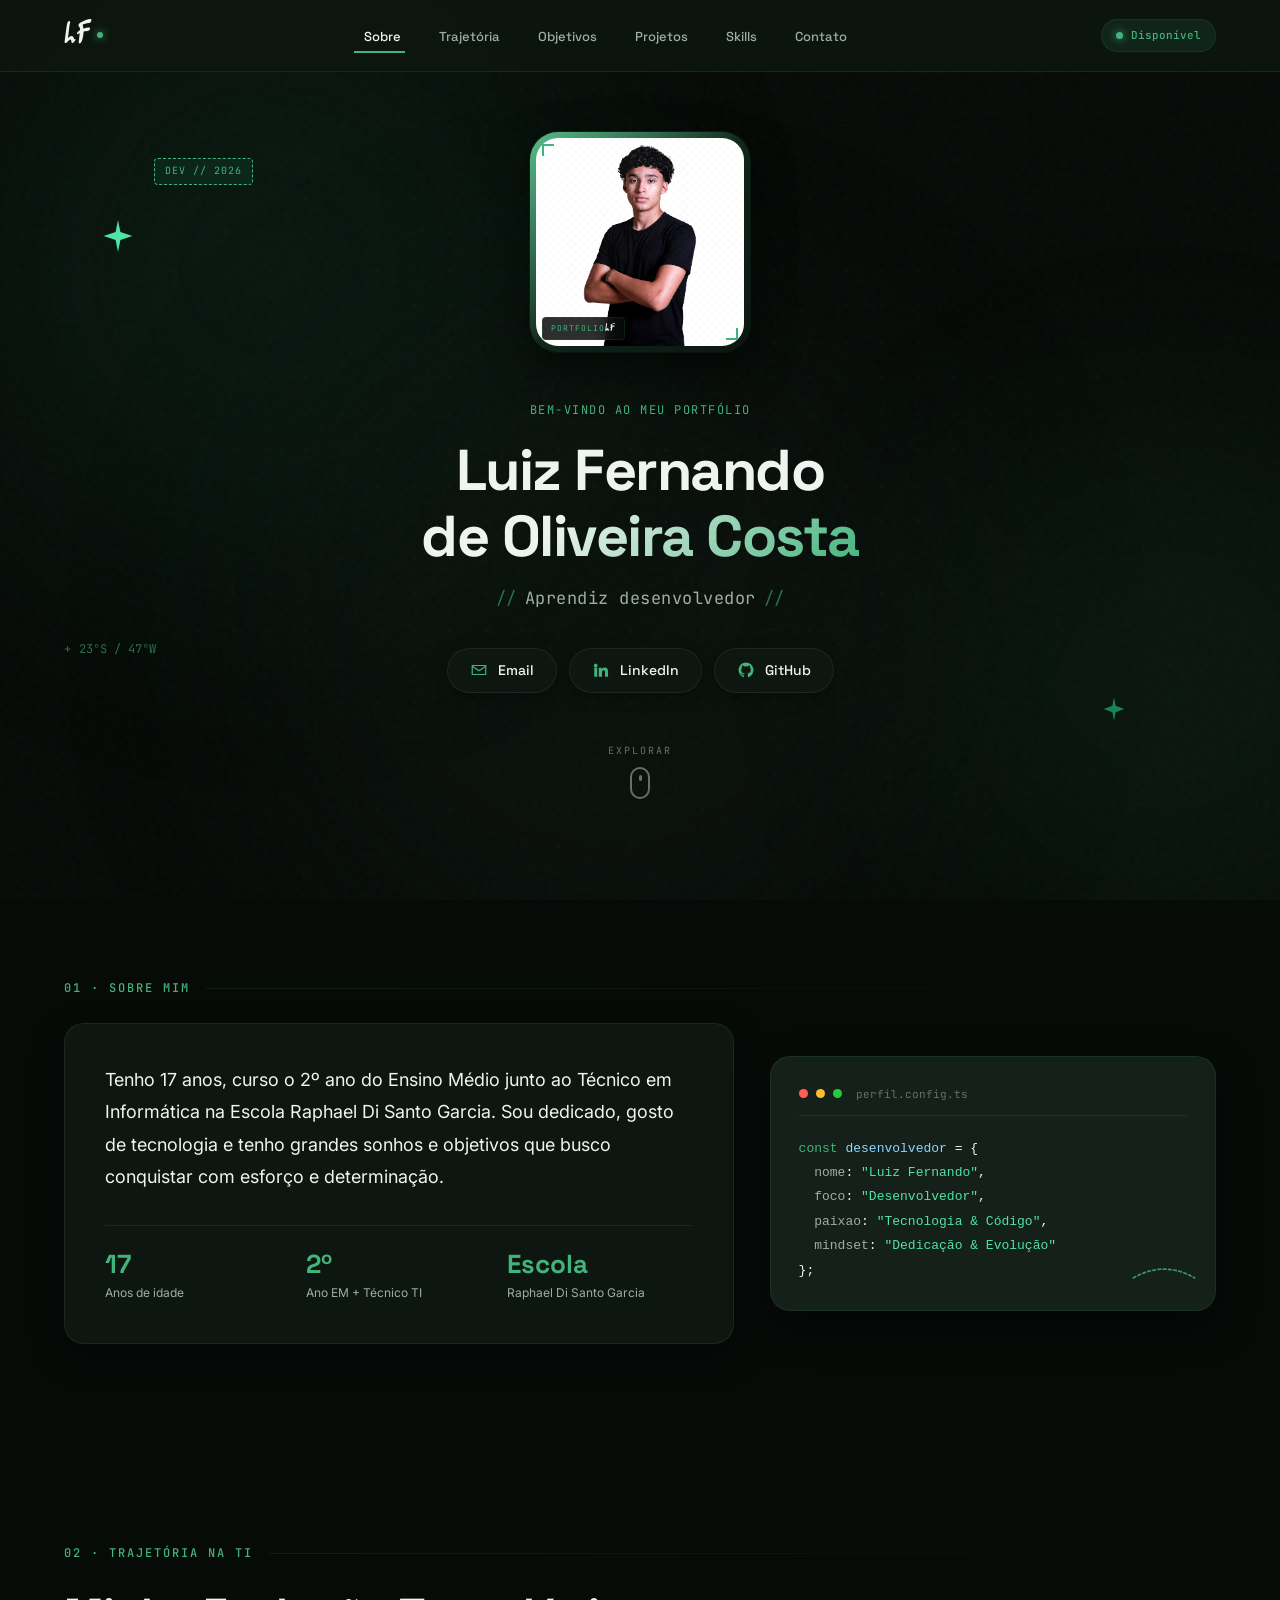
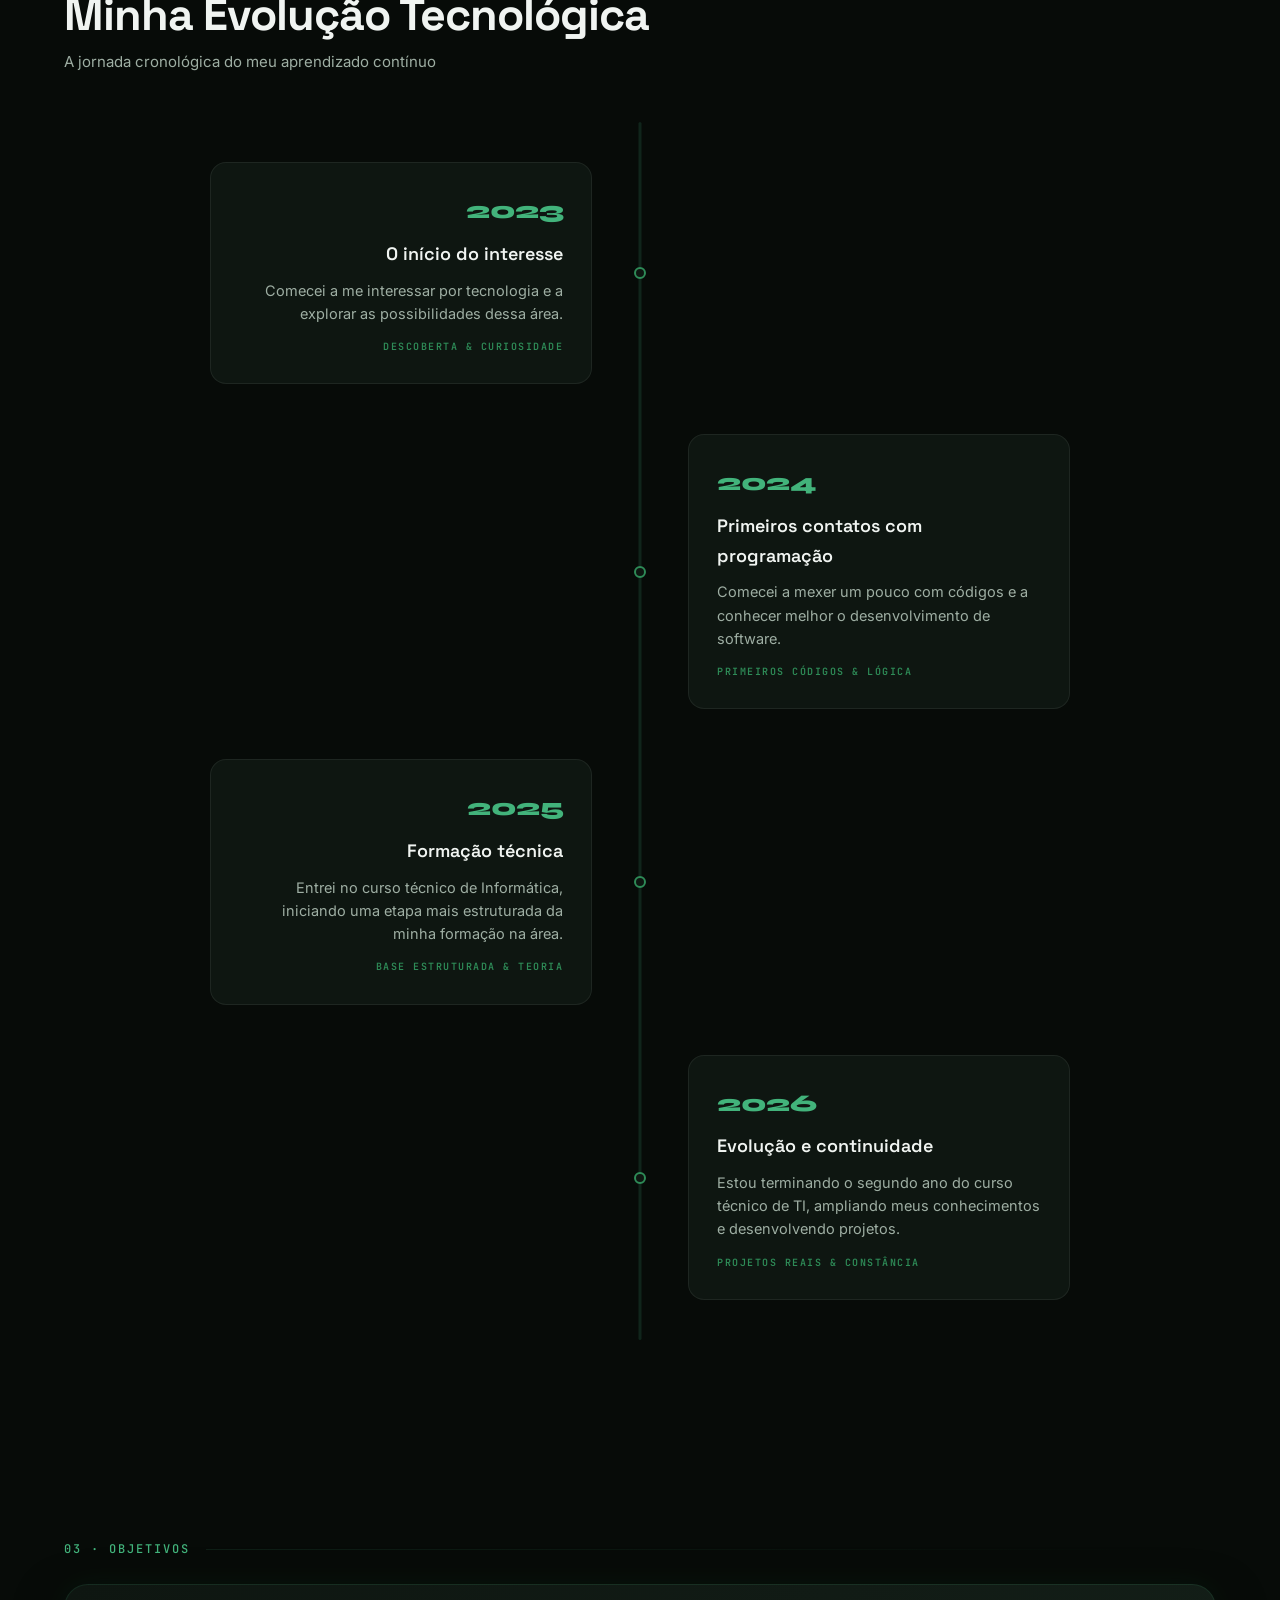
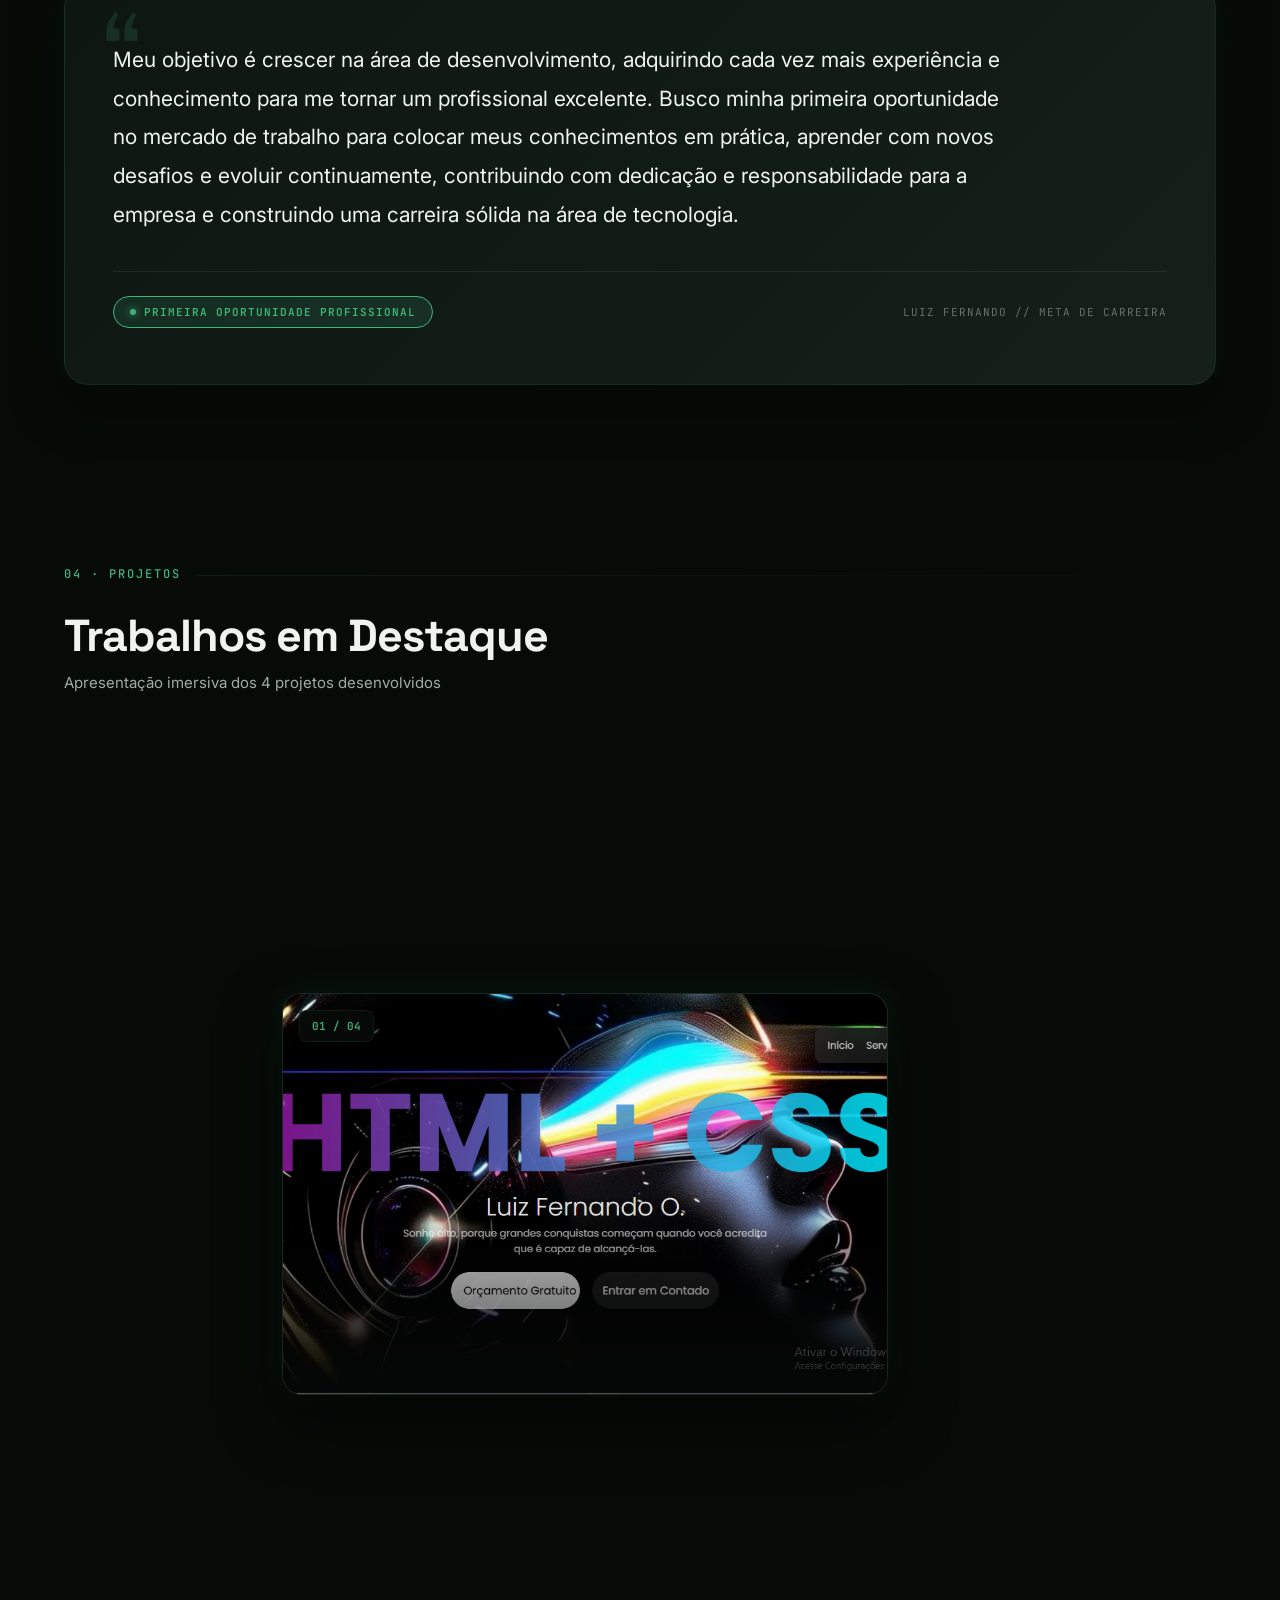
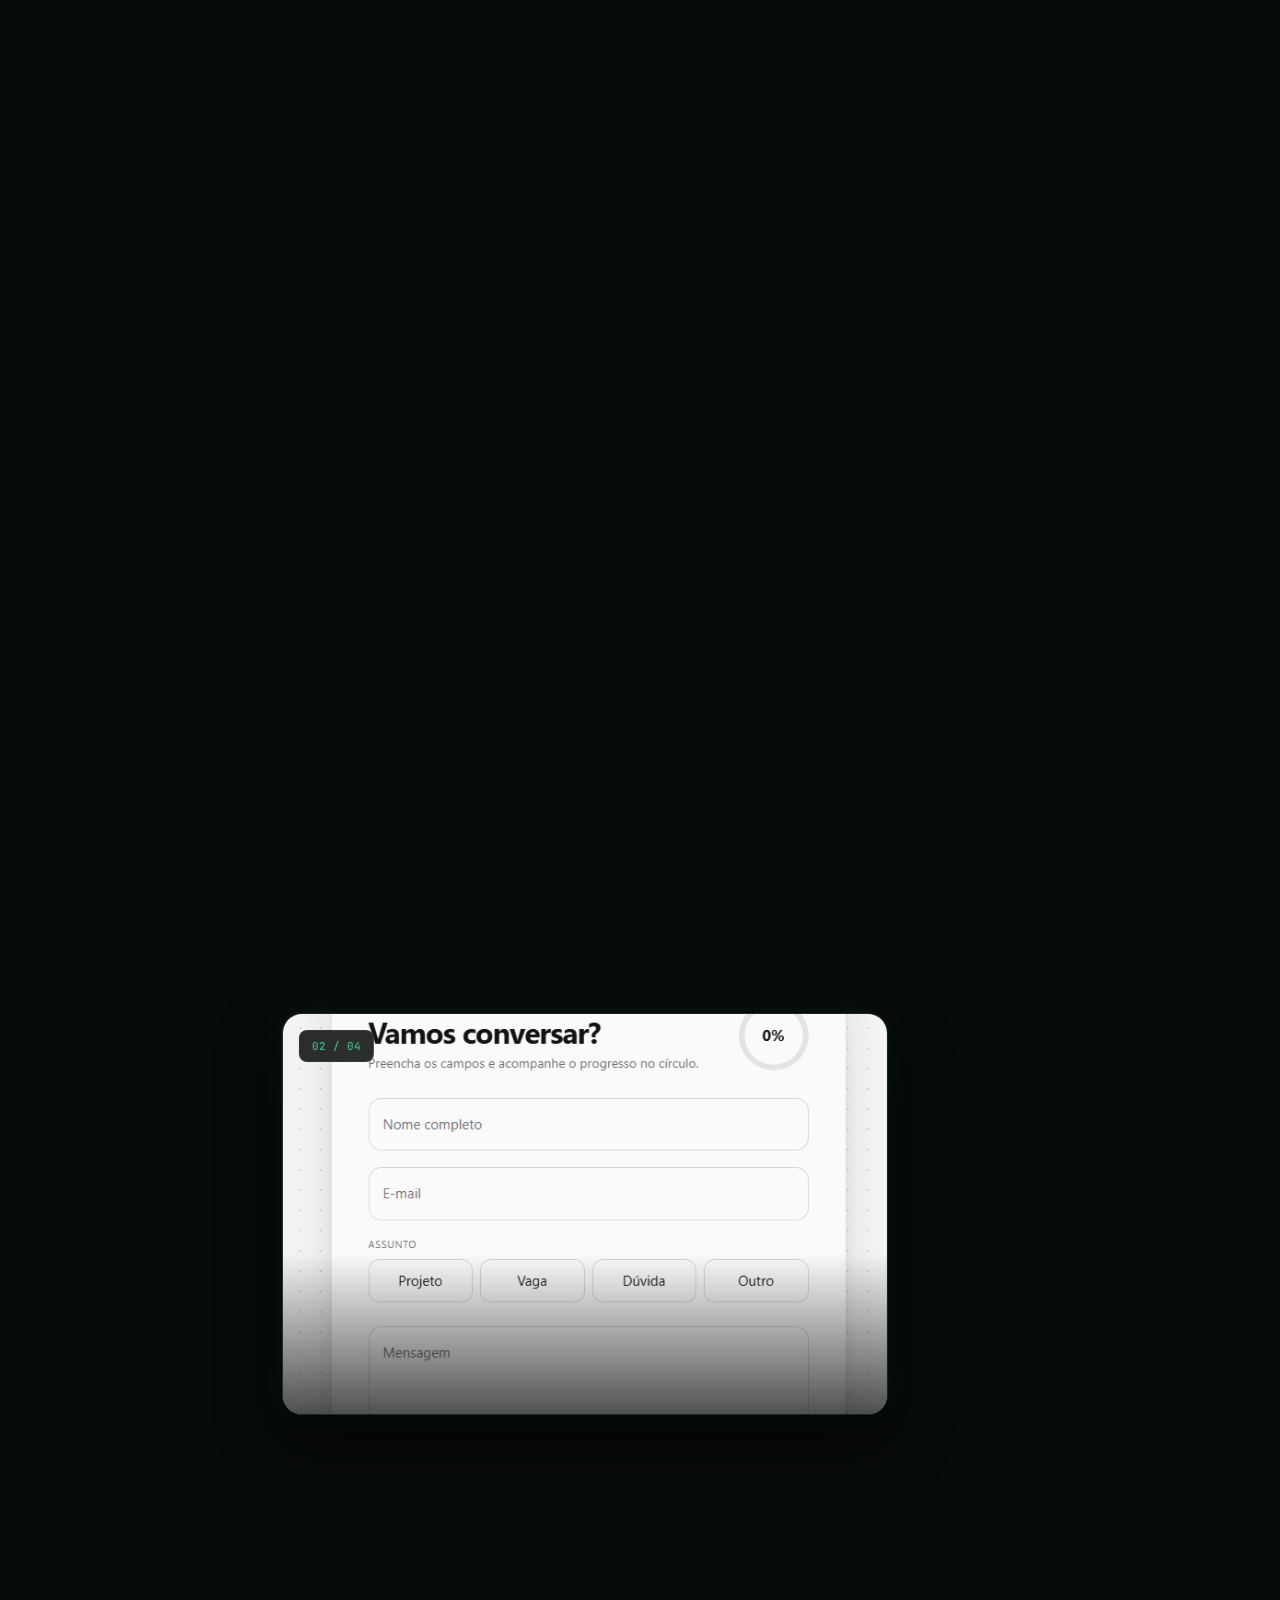
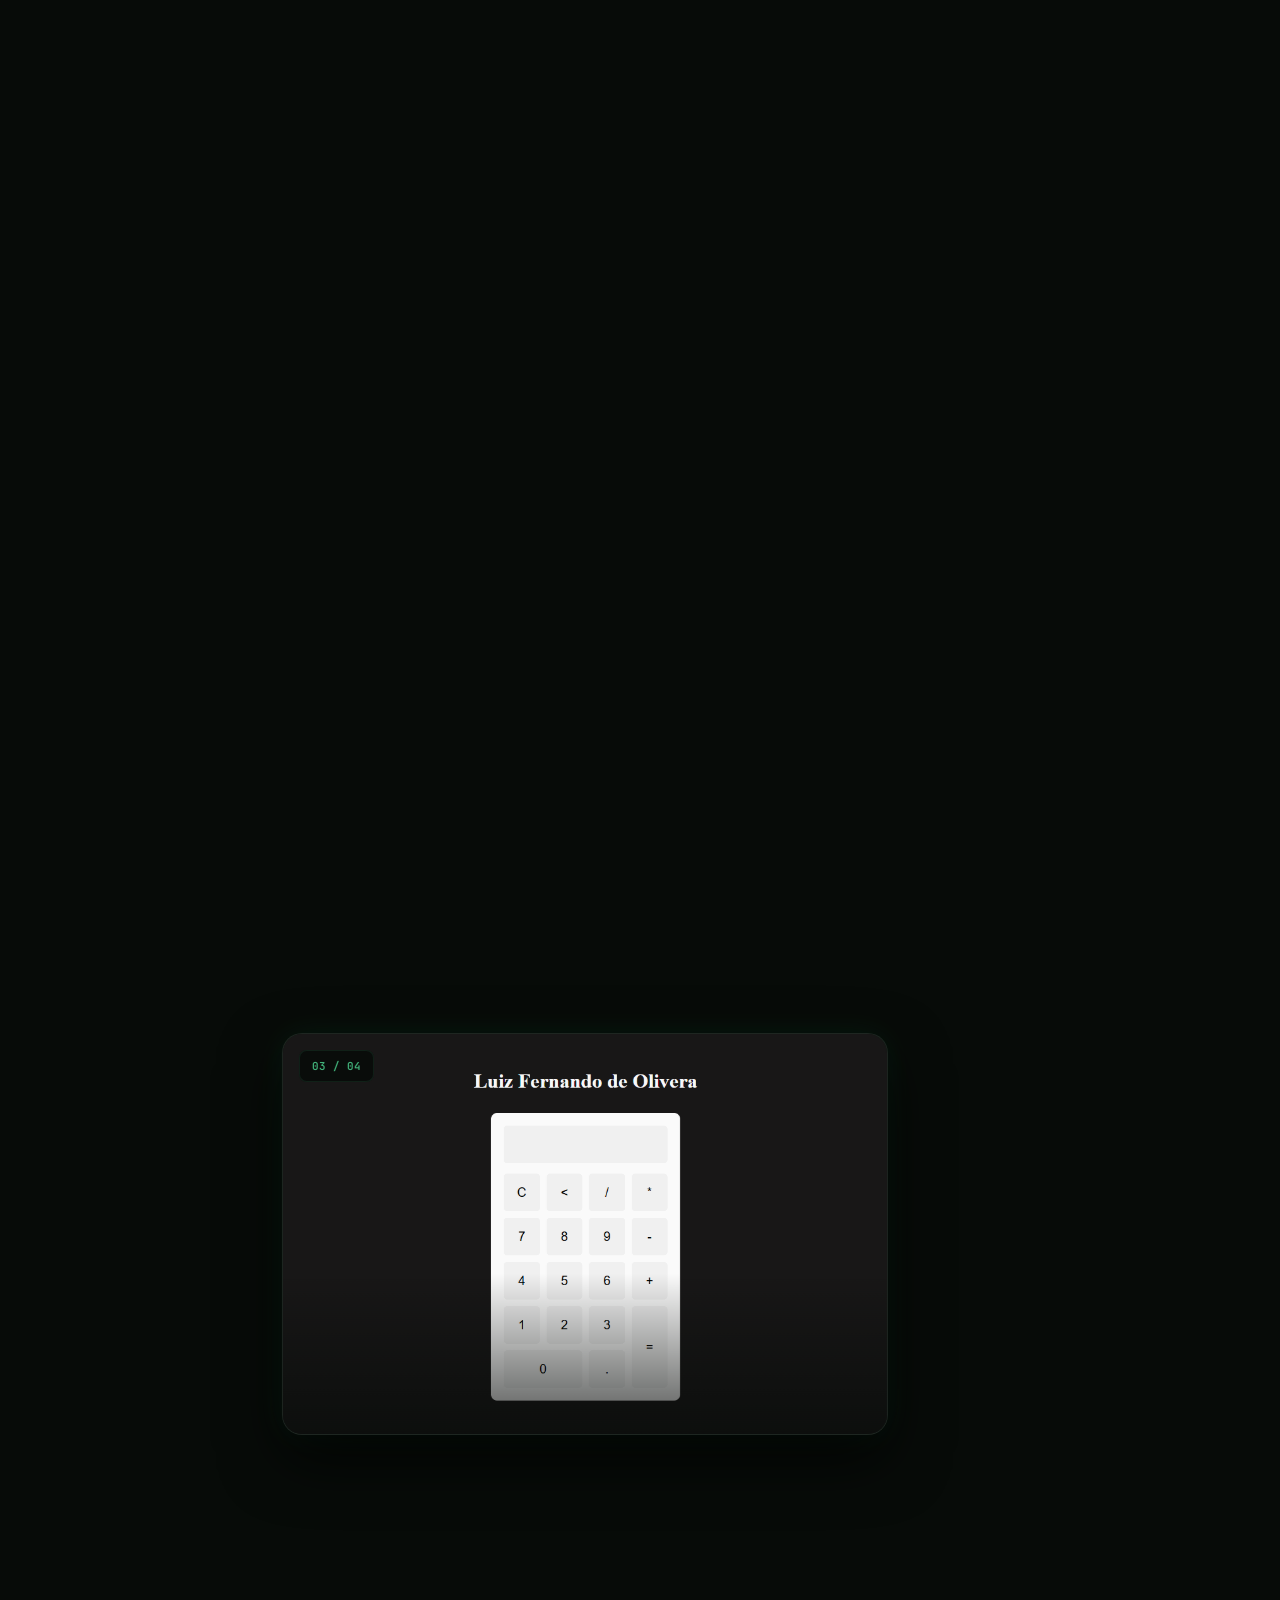
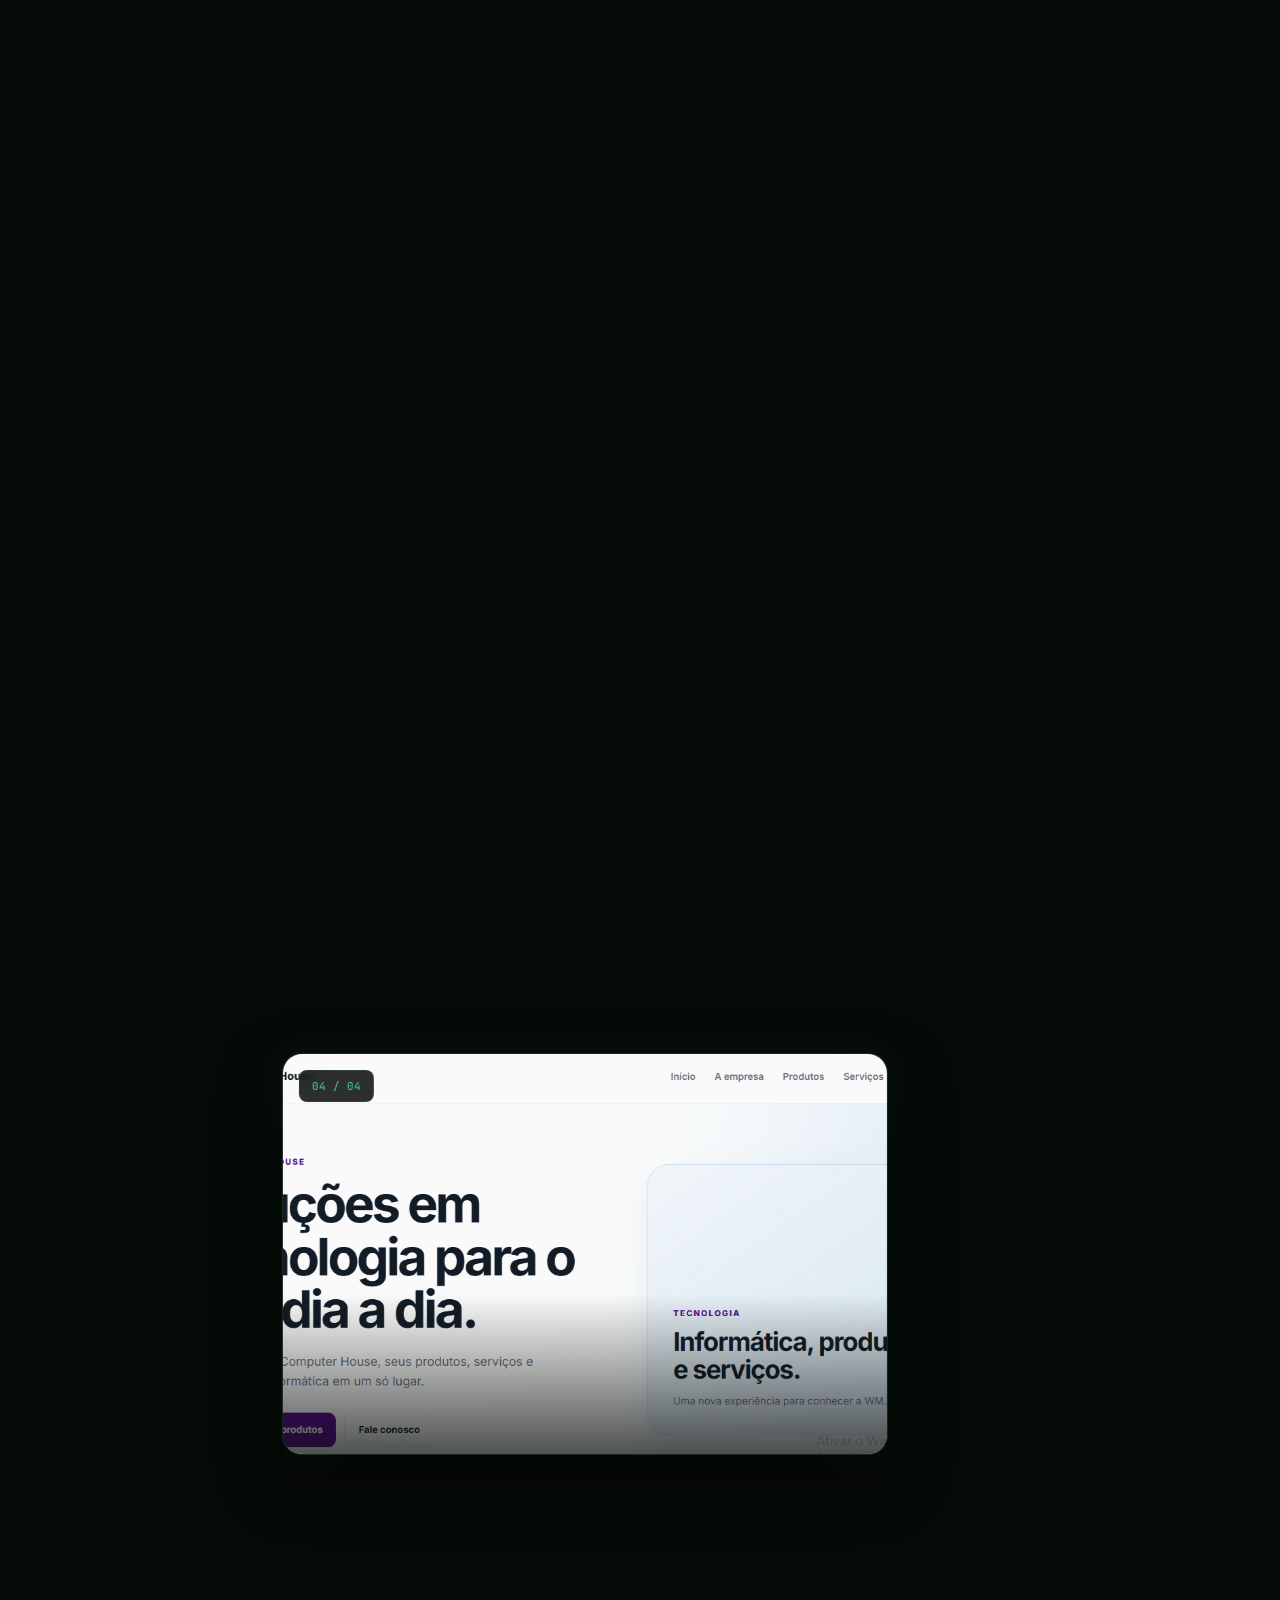
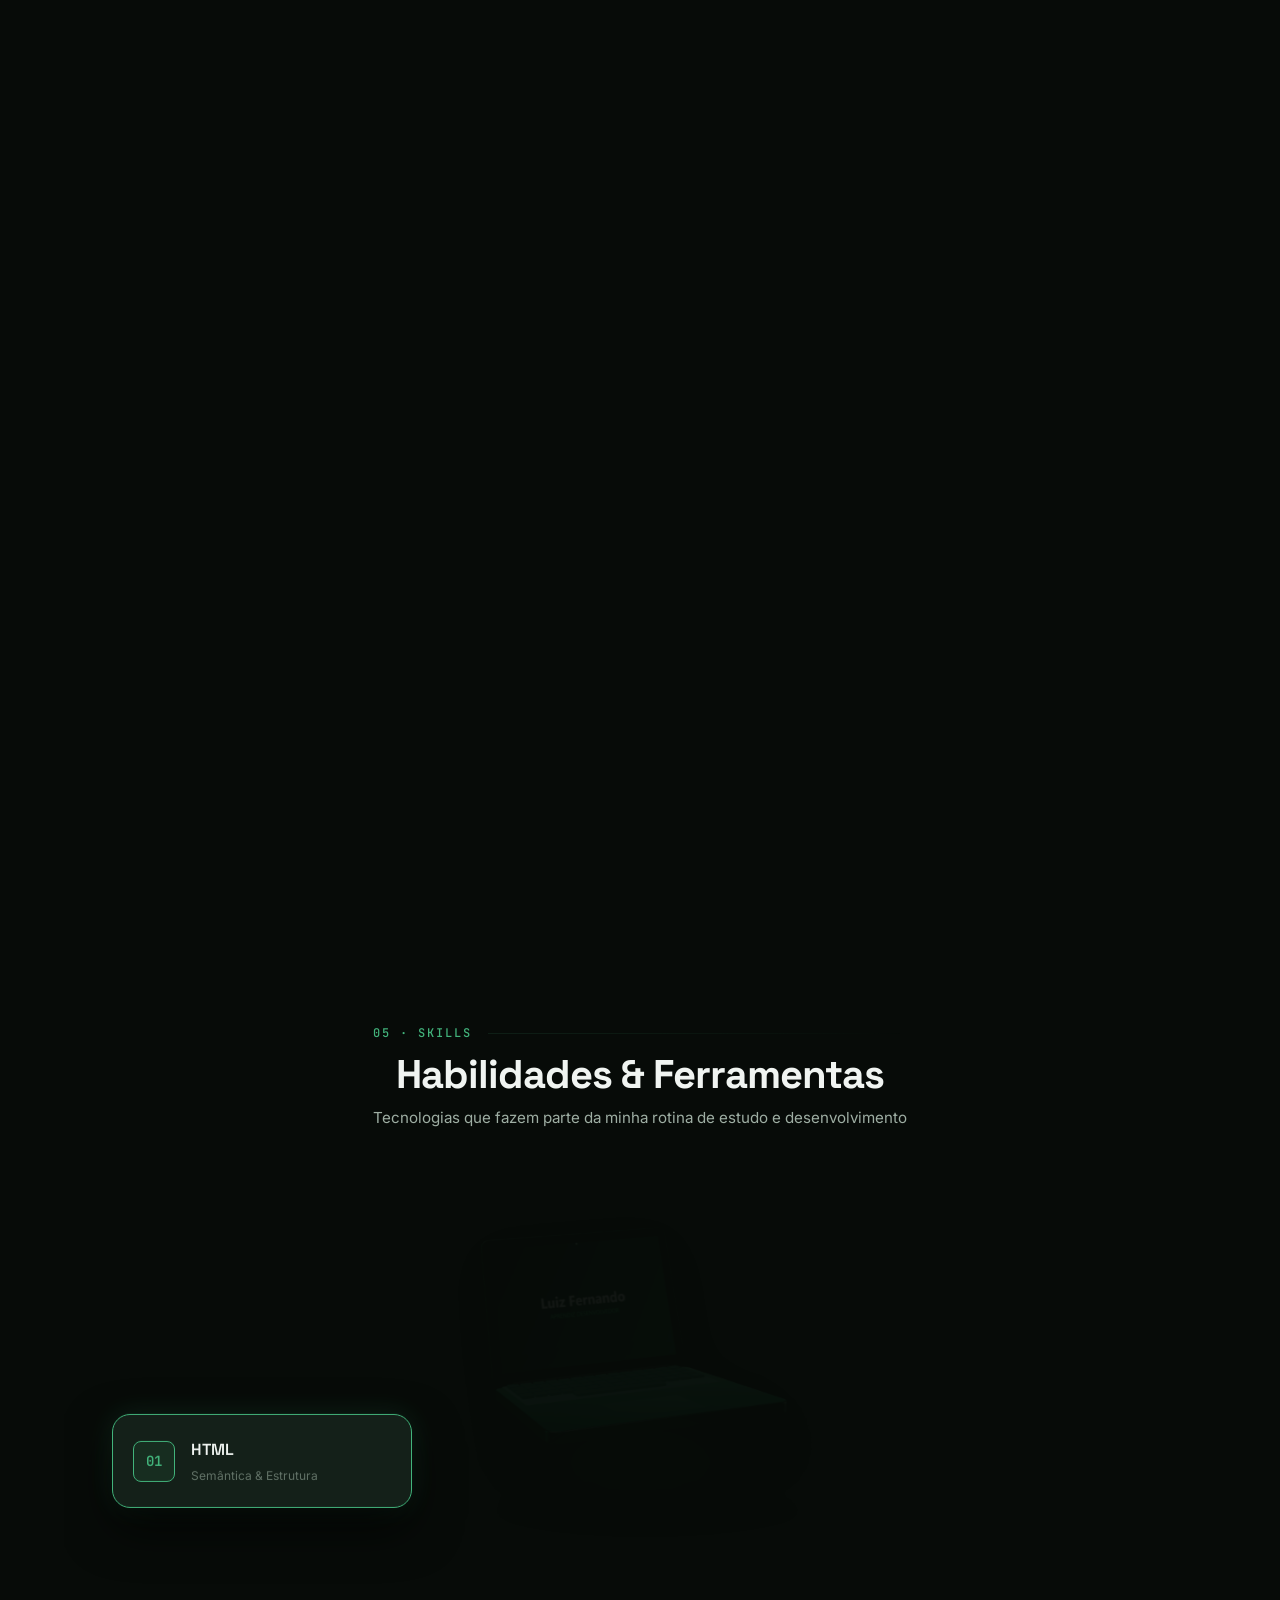
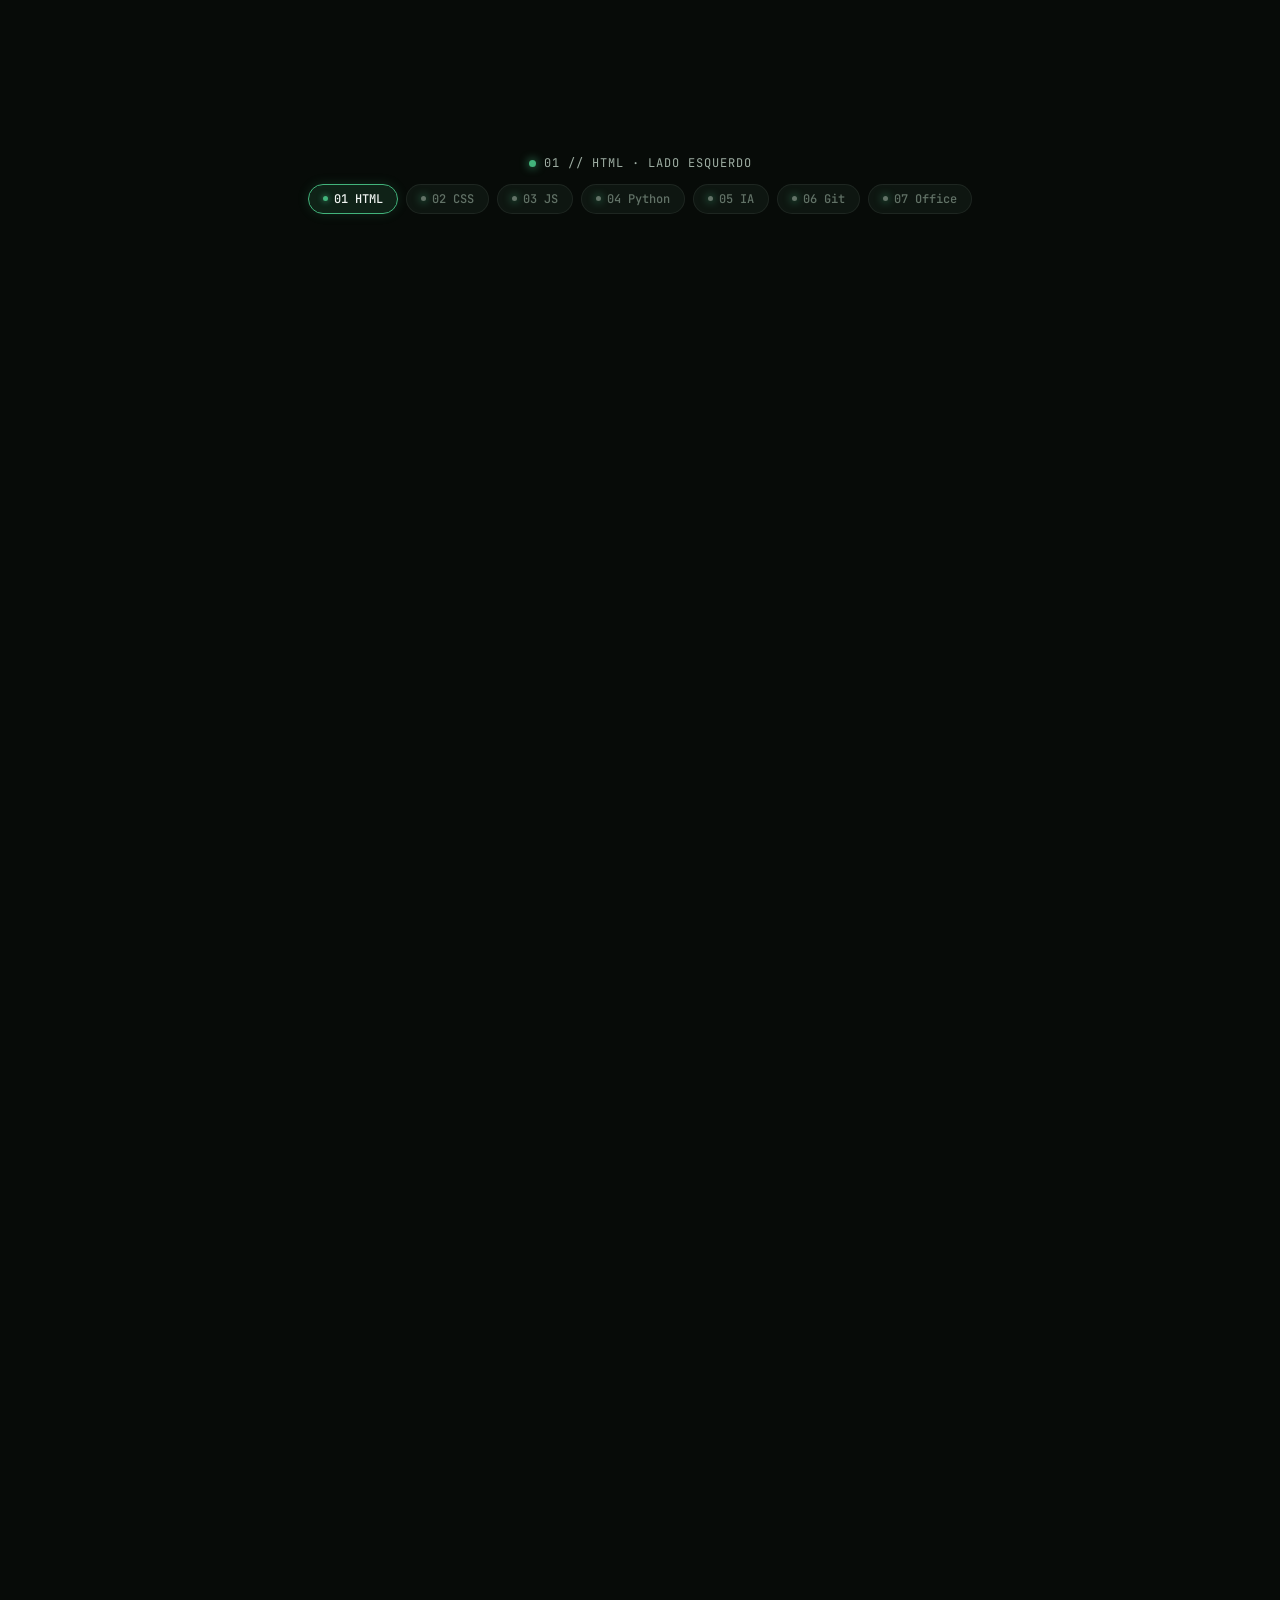
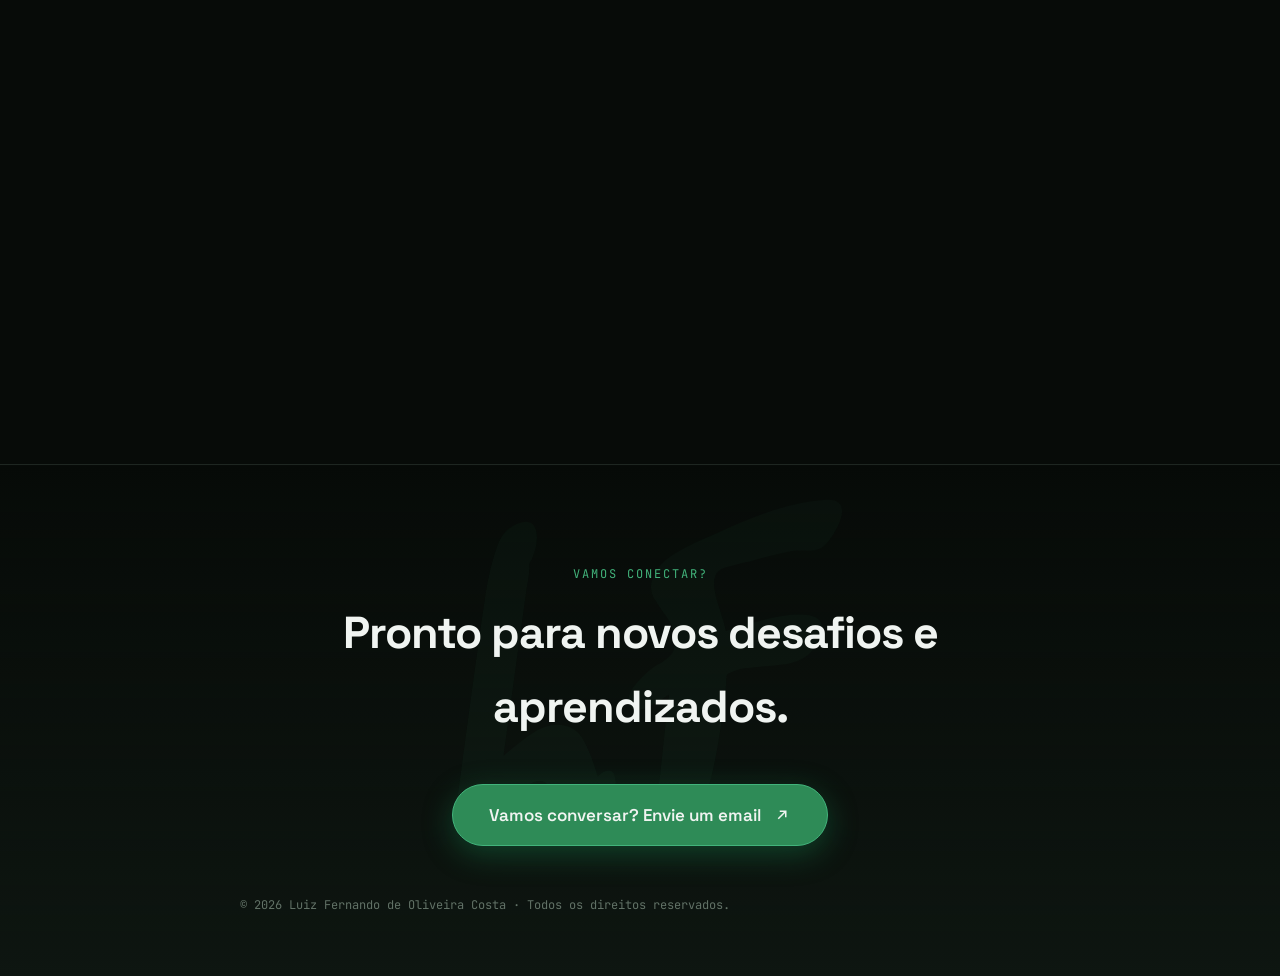
<file: index.html>
<!DOCTYPE html>
<html lang="pt-BR">

<head>
  <meta charset="UTF-8">
  <meta name="viewport" content="width=device-width, initial-scale=1.0">

  <title>Luiz Fernando — Aprendiz Desenvolvedor | Portfólio</title>
  <meta name="description"
    content="Portfólio de Luiz Fernando de Oliveira Costa, aprendiz desenvolvedor. Projetos, trajetória na TI, habilidades e contato.">
  <meta name="author" content="Luiz Fernando de Oliveira Costa">
  <meta name="theme-color" content="#070B08">

  <!-- Fontes do Google Fonts: Syne (display) + Space Grotesk (headings) + Inter (corpo) + JetBrains Mono (código/técnico) + Sedgwick Ave Display & Permanent Marker (grafite urbano autêntico para iniciais LF) -->
  <link rel="preconnect" href="https://fonts.googleapis.com">
  <link rel="preconnect" href="https://fonts.gstatic.com" crossorigin>
  <link
    href="https://fonts.googleapis.com/css2?family=Inter:wght@300;400;500;600&family=JetBrains+Mono:wght@400;500;600&family=Permanent+Marker&family=Sedgwick+Ave+Display&family=Space+Grotesk:wght@400;500;600;700&family=Syne:wght@700;800&display=swap"
    rel="stylesheet">

  <!-- Arquivo de estilos -->
  <link rel="stylesheet" href="./style.css">
</head>

<body class="is-loading">

  <!-- CURSOR INTERATIVO (Inspirado no conceito da Cartier) -->
  <div class="custom-cursor" id="customCursor" aria-hidden="true">
    <div class="cursor-dot"></div>
    <div class="cursor-ring">
      <span class="cursor-label" id="cursorLabel"></span>
    </div>
  </div>

  <!-- SISTEMA DE FUNDO DINÂMICO COM DEGRADÊS E ILUMINAÇÃO (Inspirado no Belgrade Arbor) -->
  <div class="ambient-background" aria-hidden="true">
    <div class="ambient-glow ambient-glow--1" id="glow1"></div>
    <div class="ambient-glow ambient-glow--2" id="glow2"></div>
    <div class="ambient-glow ambient-glow--3" id="glow3"></div>
    <div class="ambient-grid"></div>
    <div class="ambient-noise"></div>
  </div>

  <!-- INTRODUÇÃO CINEMATOGRÁFICA LF (Inspirada na entrada do Lando Norris) -->
  <div id="introScreen" class="intro-screen" role="dialog" aria-modal="true" aria-label="Abertura cinematográfica LF">
    <div class="intro-bg-glow" aria-hidden="true"></div>
    <div class="intro-container">
      <div class="intro-monogram-box">
        <span class="intro-glitch-layer intro-glitch--1" aria-hidden="true">LF</span>
        <span class="intro-glitch-layer intro-glitch--2" aria-hidden="true">LF</span>
        <h1 class="intro-monogram">LF</h1>
      </div>
      <div class="intro-meta">
        <p class="intro-tagline">LUIZ FERNANDO · DEVELOPER</p>
        <div class="intro-progress-bar" role="progressbar" aria-valuenow="0" aria-valuemin="0" aria-valuemax="100">
          <div class="intro-progress-fill" id="introProgressFill"></div>
        </div>
        <div class="intro-counter-row">
          <span class="intro-counter-number" id="introCounter">0%</span>
        </div>
      </div>
    </div>
    <button id="introSkipBtn" class="intro-skip-button" aria-label="Pular animação de abertura">
      <span>Pular</span>
      <kbd>ESC</kbd>
    </button>
  </div>

  <!-- CABEÇALHO / NAVEGAÇÃO -->
  <header class="site-header" id="siteHeader">
    <div class="header-inner">
      <a href="#hero" class="brand-logo" aria-label="Voltar ao início">
        <span class="brand-monogram">LF</span>
        <span class="brand-pulse" aria-hidden="true"></span>
      </a>

      <nav class="site-nav" id="siteNav" aria-label="Navegação principal">
        <ul class="nav-list">
          <li><a href="#sobre" class="nav-link"><span class="nav-num"></span> Sobre</a></li>
          <li><a href="#trajetoria" class="nav-link"><span class="nav-num"></span> Trajetória</a></li>
          <li><a href="#objetivos" class="nav-link"><span class="nav-num"></span> Objetivos</a></li>
          <li><a href="#projetos" class="nav-link"><span class="nav-num"></span> Projetos</a></li>
          <li><a href="#skills" class="nav-link"><span class="nav-num"></span> Skills</a></li>
          <li><a href="#contato" class="nav-link"><span class="nav-num"></span> Contato</a></li>
        </ul>
      </nav>

      <div class="header-actions">
        <div class="status-pill" title="Disponível para novas oportunidades">
          <span class="status-dot"></span>
          <span class="status-label">Disponível</span>
        </div>
        <button class="nav-toggle" id="navToggle" aria-label="Abrir menu de navegação" aria-expanded="false"
          aria-controls="siteNav">
          <span class="nav-toggle-bar"></span>
          <span class="nav-toggle-bar"></span>
        </button>
      </div>
    </div>
    <!-- Linha de progresso da rolagem global -->
    <div class="scroll-progress-line" id="scrollProgressLine" aria-hidden="true"></div>
  </header>

  <!-- HERO — APRESENTAÇÃO PRINCIPAL -->
  <section class="hero" id="hero">
    <!-- Grafismos estilo Lando Norris que saltam da página -->
    <div class="hero-doodles" aria-hidden="true">

      <!-- Estrelas e pontos de luz -->
      <svg class="doodle doodle--sparkle-1" viewBox="0 0 40 40">
        <path d="M20 0 L23 15 L38 20 L23 25 L20 40 L17 25 L2 20 L17 15 Z" fill="#50E3A4" />
      </svg>
      <svg class="doodle doodle--sparkle-2" viewBox="0 0 30 30">
        <path d="M15 0 L17 11 L28 15 L17 19 L15 30 L13 19 L2 15 L13 11 Z" fill="#168653" />
      </svg>
      <!-- Mira técnica e coordenadas -->
      <div class="doodle doodle--crosshair">
        <span>+</span>
        <span class="crosshair-coord">23°S / 47°W</span>
      </div>
      <div class="doodle doodle--badge">
        <span>DEV // 2026</span>
      </div>
    </div>

    <div class="hero-container">
      <!-- Composição editorial da fotografia com enquadramento elevado -->
      <div class="photos">
        <div class="photo-composition" data-tilt>
          <div class="photo-glow" aria-hidden="true"></div>
          <div class="photo-frame">
            <img class="photo photo--main" src="./img/foto principal.png" alt="Foto de Luiz Fernando de Oliveira Costa"
              width="280" height="280">
            <div class="photo-sheen" aria-hidden="true"></div>
            <!-- Grafismos técnicos sobre a foto -->
            <div class="photo-corner photo-corner--tl"></div>
            <div class="photo-corner photo-corner--br"></div>
            <div class="photo-tech-tag">PORTFOLIO<span class="brand-graffiti-lf">LF</span></div>
          </div>
        </div>
      </div>

      <!-- Textos principais do Hero -->
      <div class="hero-headline">
        <div class="hero-eyebrow">
          <span class="eyebrow-text">BEM-VINDO AO MEU PORTFÓLIO</span>
        </div>
        <h1 class="hero__name">
          <span class="hero__name-line">Luiz Fernando</span>
          <span class="hero__name-line hero__name-line--accent">de Oliveira Costa</span>
        </h1>
        <p class="hero__title">Aprendiz desenvolvedor </p>
      </div>

      <!-- Links de contato preservados integralmente -->
      <nav class="contact-row" aria-label="Contato e redes sociais">
        <a href="mailto:lnando.costa2009@gmail.com" class="contact-pill" data-cursor-text="EMAIL">
          <svg class="icon" viewBox="0 0 24 24" aria-hidden="true">
            <path d="M3 6h18v12H3z" fill="none" stroke="currentColor" stroke-width="1.6" />
            <path d="M3 7l9 6 9-6" fill="none" stroke="currentColor" stroke-width="1.6" />
          </svg>
          <span>Email</span>
        </a>
        <a href="https://www.linkedin.com/in/luiz-fernando-costa-449b37366/" target="_blank" rel="noopener"
          class="contact-pill" data-cursor-text="LINKEDIN">
          <svg class="icon" viewBox="0 0 24 24" aria-hidden="true">
            <path fill="currentColor"
              d="M4.98 3.5a2.5 2.5 0 11-.02 5 2.5 2.5 0 01.02-5zM3 9h4v12H3zM9 9h3.8v1.7h.05c.53-1 1.83-2 3.77-2 4.03 0 4.78 2.65 4.78 6.1V21h-4v-5.6c0-1.34-.02-3.06-1.87-3.06-1.87 0-2.16 1.46-2.16 2.96V21H9z" />
          </svg>
          <span>LinkedIn</span>
        </a>
        <a href="https://github.com/lnandocosta2009-ctrl" target="_blank" rel="noopener" class="contact-pill"
          data-cursor-text="GITHUB">
          <svg class="icon" viewBox="0 0 24 24" aria-hidden="true">
            <path fill="currentColor"
              d="M12 2a10 10 0 00-3.16 19.5c.5.1.68-.22.68-.48v-1.7c-2.78.6-3.37-1.34-3.37-1.34-.46-1.16-1.11-1.47-1.11-1.47-.9-.62.07-.6.07-.6 1 .07 1.53 1.03 1.53 1.03.9 1.52 2.34 1.08 2.91.83.09-.65.35-1.08.63-1.33-2.22-.25-4.56-1.11-4.56-4.93 0-1.09.39-1.98 1.03-2.68-.1-.25-.45-1.27.1-2.65 0 0 .84-.27 2.75 1.02a9.5 9.5 0 015 0c1.9-1.29 2.75-1.02 2.75-1.02.55 1.38.2 2.4.1 2.65.64.7 1.03 1.59 1.03 2.68 0 3.83-2.34 4.68-4.57 4.92.36.31.68.92.68 1.85v2.74c0 .27.18.58.69.48A10 10 0 0012 2z" />
          </svg>
          <span>GitHub</span>
        </a>
      </nav>

      <!-- Indicador sutil de rolagem -->
      <a href="#sobre" class="hero-scroll-cue" aria-label="Rolar para a seção sobre mim">
        <span class="scroll-cue-text">EXPLORAR</span>
        <div class="scroll-cue-mouse">
          <div class="scroll-cue-wheel"></div>
        </div>
      </a>
    </div>
  </section>

  <main>

    <!-- SEÇÃO SOBRE MIM -->
    <section class="section section--about reveal" id="sobre">
      <div class="section-badge">
        <span class="section__eyebrow">01 · sobre mim</span>
        <span class="badge-line"></span>
      </div>

      <div class="about-grid">
        <div class="about-statement-box">
          <p class="section__text about-lead">
            Tenho 17 anos, curso o 2º ano do Ensino Médio junto ao Técnico em Informática na Escola Raphael Di Santo
            Garcia. Sou dedicado, gosto de tecnologia e tenho grandes sonhos e objetivos que busco conquistar com
            esforço e determinação.
          </p>
          <div class="about-micro-details">
            <div class="micro-stat">
              <span class="micro-stat-number">17</span>
              <span class="micro-stat-desc">Anos de idade</span>
            </div>
            <div class="micro-stat">
              <span class="micro-stat-number">2º</span>
              <span class="micro-stat-desc">Ano EM + Técnico TI</span>
            </div>
            <div class="micro-stat">
              <span class="micro-stat-number">Escola</span>
              <span class="micro-stat-desc">Raphael Di Santo Garcia</span>
            </div>
          </div>
        </div>

        <div class="about-graphic-card" data-tilt>
          <div class="card-glow" aria-hidden="true"></div>
          <div class="about-graphic-header">
            <span class="code-dot"></span>
            <span class="code-dot"></span>
            <span class="code-dot"></span>
            <span class="code-title">perfil.config.ts</span>
          </div>
          <div class="about-code-snippet">
            <code>
              <span class="code-kw">const</span> <span class="code-var">desenvolvedor</span> = {<br>
              &nbsp;&nbsp;<span class="code-prop">nome</span>: <span class="code-str">"Luiz Fernando"</span>,<br>
              &nbsp;&nbsp;<span class="code-prop">foco</span>: <span class="code-str">"Desenvolvedor"</span>,<br>
              &nbsp;&nbsp;<span class="code-prop">paixao</span>: <span class="code-str">"Tecnologia &amp; Código"</span>,<br>
              &nbsp;&nbsp;<span class="code-prop">mindset</span>: <span class="code-str">"Dedicação &amp; Evolução"</span><br>
              };
            </code>
          </div>
          <div class="about-graphic-doodle" aria-hidden="true">
            <svg viewBox="0 0 80 40" fill="none">
              <path d="M5 25 Q 40 5, 75 25" stroke="#50E3A4" stroke-width="2" stroke-linecap="round"
                stroke-dasharray="3 3" />
            </svg>
          </div>
        </div>
      </div>
    </section>

    <!-- NOVA SEÇÃO: LINHA DO TEMPO DA MINHA EVOLUÇÃO NA TI -->
    <section class="section section--timeline reveal" id="trajetoria">
      <div class="section-badge">
        <span class="section__eyebrow">02 · trajetória na ti</span>
        <span class="badge-line"></span>
      </div>

      <div class="section-title-wrap">
        <h2 class="section__title">Minha Evolução Tecnológica</h2>
        <p class="section__subtitle">A jornada cronológica do meu aprendizado contínuo</p>
      </div>

      <div class="timeline-wrapper">
        <!-- Linha vertical central que se desenha com o scroll -->
        <div class="timeline-track" aria-hidden="true">
          <div class="timeline-track-fill" id="timelineTrackFill"></div>
        </div>

        <div class="timeline-items">

          <!-- 2023 -->
          <article class="timeline-item" data-timeline-year="2023">
            <div class="timeline-marker" aria-hidden="true">
              <span class="marker-pulse"></span>
              <span class="marker-dot"></span>
            </div>
            <div class="timeline-content">
              <div class="timeline-year-tag">2023</div>
              <h3 class="timeline-heading">O início do interesse</h3>
              <p class="timeline-body">
                Comecei a me interessar por tecnologia e a explorar as possibilidades dessa área.
              </p>
              <div class="timeline-meta-label">DESCOBERTA &amp; CURIOSIDADE</div>
            </div>
          </article>

          <!-- 2024 -->
          <article class="timeline-item" data-timeline-year="2024">
            <div class="timeline-marker" aria-hidden="true">
              <span class="marker-pulse"></span>
              <span class="marker-dot"></span>
            </div>
            <div class="timeline-content">
              <div class="timeline-year-tag">2024</div>
              <h3 class="timeline-heading">Primeiros contatos com programação</h3>
              <p class="timeline-body">
                Comecei a mexer um pouco com códigos e a conhecer melhor o desenvolvimento de software.
              </p>
              <div class="timeline-meta-label">PRIMEIROS CÓDIGOS &amp; LÓGICA</div>
            </div>
          </article>

          <!-- 2025 -->
          <article class="timeline-item" data-timeline-year="2025">
            <div class="timeline-marker" aria-hidden="true">
              <span class="marker-pulse"></span>
              <span class="marker-dot"></span>
            </div>
            <div class="timeline-content">
              <div class="timeline-year-tag">2025</div>
              <h3 class="timeline-heading">Formação técnica</h3>
              <p class="timeline-body">
                Entrei no curso técnico de Informática, iniciando uma etapa mais estruturada da minha formação na área.
              </p>
              <div class="timeline-meta-label">BASE ESTRUTURADA &amp; TEORIA</div>
            </div>
          </article>

          <!-- 2026 -->
          <article class="timeline-item" data-timeline-year="2026">
            <div class="timeline-marker" aria-hidden="true">
              <span class="marker-pulse"></span>
              <span class="marker-dot"></span>
            </div>
            <div class="timeline-content">
              <div class="timeline-year-tag">2026</div>
              <h3 class="timeline-heading">Evolução e continuidade</h3>
              <p class="timeline-body">
                Estou terminando o segundo ano do curso técnico de TI, ampliando meus conhecimentos e desenvolvendo
                projetos.
              </p>
              <div class="timeline-meta-label">PROJETOS REAIS &amp; CONSTÂNCIA</div>
            </div>
          </article>

        </div>
      </div>
    </section>

    <!-- SEÇÃO OBJETIVOS -->
    <section class="section section--objectives reveal" id="objetivos">
      <div class="section-badge">
        <span class="section__eyebrow">03 · objetivos</span>
        <span class="badge-line"></span>
      </div>

      <div class="objectives-card" data-tilt>
        <div class="objectives-quote-symbol" aria-hidden="true">“</div>
        <p class="section__text objectives-lead">
          Meu objetivo é crescer na área de desenvolvimento, adquirindo cada vez mais experiência e conhecimento para me
          tornar um profissional excelente. Busco minha primeira oportunidade no mercado de trabalho para colocar meus
          conhecimentos em prática, aprender com novos desafios e evoluir continuamente, contribuindo com dedicação e
          responsabilidade para a empresa e construindo uma carreira sólida na área de tecnologia.
        </p>
        <div class="objectives-footer">
          <div class="objectives-pill">
            <span class="pill-dot"></span>
            <span>PRIMEIRA OPORTUNIDADE PROFISSIONAL</span>
          </div>
          <div class="objectives-meta-tech">LUIZ FERNANDO // META DE CARREIRA</div>
        </div>
      </div>
    </section>

    <!-- SEÇÃO DE PROJETOS — APRESENTAÇÃO CINEMATOGRÁFICA INTERATIVA (1 por vez) -->
    <section class="section section--projects" id="projetos">
      <div class="section-badge">
        <span class="section__eyebrow">04 · projetos</span>
        <span class="badge-line"></span>
      </div>

      <div class="section-title-wrap">
        <h2 class="section__title">Trabalhos em Destaque</h2>
        <p class="section__subtitle">Apresentação imersiva dos 4 projetos desenvolvidos</p>
      </div>

      <!-- CONTAINER CINEMATOGRÁFICO DE PROJETOS -->
      <div class="cinema-container" id="cinemaContainer">

        <!-- PROJETO 1 -->
        <div class="cinema-track" data-cinema-index="0">
          <div class="cinema-stage">
            <article class="cinema-card">
              <!-- Capa visual do projeto (inicia centralizada e desloca para a esquerda) -->
              <div class="cinema-media-col">
                <div class="cinema-image-wrapper">
                  <img src="./img/projeto1.PNG" alt="Demonstração do projeto Conhecimento CSS + HTML" loading="lazy"
                    class="cinema-image">
                  <div class="cinema-image-glow" aria-hidden="true"></div>
                  <div class="cinema-counter-badge">01 / 04</div>
                </div>
              </div>

              <!-- Descrição que surge à direita conforme a rolagem avança -->
              <div class="cinema-info-col">
                <div class="cinema-info-header">
                  <span class="cinema-tag">PROJETO // 01</span>
                  <span class="cinema-live-indicator"><span class="live-dot"></span> ATIVO</span>
                </div>
                <h3 class="cinema-title">Conhecimento CSS + HTML</h3>
                <p>Testando meus conhecimentos e minhas primeiras ideias</p>
                <div class="cinema-stack">
                  <span class="stack-chip">HTML</span>
                  <span class="stack-chip">CSS</span>
                  <span class="stack-chip">JavaScript</span>
                </div>
                <div class="cinema-actions">
                  <a href="https://primeiro-projeto-dusky.vercel.app/" target="_blank" rel="noopener"
                    class="project-btn project-btn--main" data-cursor-text="VISITAR">
                    <span>Ver projeto</span>
                    <svg class="icon icon--sm" viewBox="0 0 24 24" aria-hidden="true">
                      <path fill="none" stroke="currentColor" stroke-width="1.8" d="M7 17L17 7M9 7h8v8" />
                    </svg>
                  </a>
                  <a href="https://github.com/lnandocosta2009-ctrl/Primeiro-Projeto" target="_blank" rel="noopener"
                    class="project-btn project-btn--code"
                    aria-label="Ver código do projeto Conhecimento CSS + HTML no GitHub" data-cursor-text="CÓDIGO">
                    <svg class="icon" viewBox="0 0 24 24" aria-hidden="true">
                      <path fill="currentColor"
                        d="M12 2a10 10 0 00-3.16 19.5c.5.1.68-.22.68-.48v-1.7c-2.78.6-3.37-1.34-3.37-1.34-.46-1.16-1.11-1.47-1.11-1.47-.9-.62.07-.6.07-.6 1 .07 1.53 1.03 1.53 1.03.9 1.52 2.34 1.08 2.91.83.09-.65.35-1.08.63-1.33-2.22-.25-4.56-1.11-4.56-4.93 0-1.09.39-1.98 1.03-2.68-.1-.25-.45-1.27.1-2.65 0 0 .84-.27 2.75 1.02a9.5 9.5 0 015 0c1.9-1.29 2.75-1.02 2.75-1.02.55 1.38.2 2.4.1 2.65.64.7 1.03 1.59 1.03 2.68 0 3.83-2.34 4.68-4.57 4.92.36.31.68.92.68 1.85v2.74c0 .27.18.58.69.48A10 10 0 0012 2z" />
                    </svg>
                    <span>GitHub</span>
                  </a>
                </div>
              </div>
            </article>
          </div>
        </div>

        <!-- PROJETO 2 -->
        <div class="cinema-track" data-cinema-index="1">
          <div class="cinema-stage">
            <article class="cinema-card">
              <!-- Capa visual do projeto -->
              <div class="cinema-media-col">
                <div class="cinema-image-wrapper">
                  <img src="./img/Formulário Interativo.PNG"
                    alt="Demonstração do projeto Formulário Interativo com validação" loading="lazy"
                    class="cinema-image">
                  <div class="cinema-image-glow" aria-hidden="true"></div>
                  <div class="cinema-counter-badge">02 / 04</div>
                </div>
              </div>

              <!-- Descrição -->
              <div class="cinema-info-col">
                <div class="cinema-info-header">
                  <span class="cinema-tag">PROJETO // 02</span>
                  <span class="cinema-live-indicator"><span class="live-dot"></span> ATIVO</span>
                </div>
                <h3 class="cinema-title">Aplicação API JWT</h3>
                <p>Projeto de interação de API, desenvolvido na escola</p>
                <p>(com um front-end para demonstração)</p>
                <div class="cinema-stack">
                  <span class="stack-chip">PYTHON FLASK</span>
                  
                </div>
                <div class="cinema-actions">
                  <a href="https://aplicacao-api-smoky.vercel.app/" target="_blank" rel="noopener"
                    class="project-btn project-btn--main" data-cursor-text="VISITAR">
                    <span>Ver projeto</span>
                    <svg class="icon icon--sm" viewBox="0 0 24 24" aria-hidden="true">
                      <path fill="none" stroke="currentColor" stroke-width="1.8" d="M7 17L17 7M9 7h8v8" />
                    </svg>
                  </a>
                  <a href="https://github.com/lnandocosta2009-ctrl/Aplica-o-API" target="_blank" rel="noopener"
                    class="project-btn project-btn--code"
                    aria-label="Ver código do projeto Aplicação de API no GitHub" data-cursor-text="CÓDIGO">
                    <svg class="icon" viewBox="0 0 24 24" aria-hidden="true">
                      <path fill="currentColor"
                        d="M12 2a10 10 0 00-3.16 19.5c.5.1.68-.22.68-.48v-1.7c-2.78.6-3.37-1.34-3.37-1.34-.46-1.16-1.11-1.47-1.11-1.47-.9-.62.07-.6.07-.6 1 .07 1.53 1.03 1.53 1.03.9 1.52 2.34 1.08 2.91.83.09-.65.35-1.08.63-1.33-2.22-.25-4.56-1.11-4.56-4.93 0-1.09.39-1.98 1.03-2.68-.1-.25-.45-1.27.1-2.65 0 0 .84-.27 2.75 1.02a9.5 9.5 0 015 0c1.9-1.29 2.75-1.02 2.75-1.02.55 1.38.2 2.4.1 2.65.64.7 1.03 1.59 1.03 2.68 0 3.83-2.34 4.68-4.57 4.92.36.31.68.92.68 1.85v2.74c0 .27.18.58.69.48A10 10 0 0012 2z" />
                    </svg>
                    <span>GitHub</span>
                  </a>
                </div>
              </div>
            </article>
          </div>
        </div>

        <!-- PROJETO 3 -->
        <div class="cinema-track" data-cinema-index="2">
          <div class="cinema-stage">
            <article class="cinema-card">
              <!-- Capa visual do projeto -->
              <div class="cinema-media-col">
                <div class="cinema-image-wrapper">
                  <img src="./img/calculadora.PNG" alt="Demonstração do projeto Calculadora" loading="lazy"
                    class="cinema-image">
                  <div class="cinema-image-glow" aria-hidden="true"></div>
                  <div class="cinema-counter-badge">03 / 04</div>
                </div>
              </div>

              <!-- Descrição -->
              <div class="cinema-info-col">
                <div class="cinema-info-header">
                  <span class="cinema-tag">PROJETO // 03</span>
                  <span class="cinema-live-indicator"><span class="live-dot"></span> ATIVO</span>
                </div>
                <h3 class="cinema-title">Calculadora</h3>
                <p>Testando meus conhecimentos em lógica de programação</p>
                <div class="cinema-stack">
                  <span class="stack-chip">HTML</span>
                  <span class="stack-chip">CSS</span>
                  <span class="stack-chip">JavaScript</span>
                </div>
                <div class="cinema-actions">
                  <a href="https://calculadora-red-gamma.vercel.app/" target="_blank" rel="noopener"
                    class="project-btn project-btn--main" data-cursor-text="VISITAR">
                    <span>Ver projeto</span>
                    <svg class="icon icon--sm" viewBox="0 0 24 24" aria-hidden="true">
                      <path fill="none" stroke="currentColor" stroke-width="1.8" d="M7 17L17 7M9 7h8v8" />
                    </svg>
                  </a>
                  <a href="https://github.com/lnandocosta2009-ctrl/Calculadora" target="_blank" rel="noopener"
                    class="project-btn project-btn--code" aria-label="Ver código do projeto Calculadora no GitHub"
                    data-cursor-text="CÓDIGO">
                    <svg class="icon" viewBox="0 0 24 24" aria-hidden="true">
                      <path fill="currentColor"
                        d="M12 2a10 10 0 00-3.16 19.5c.5.1.68-.22.68-.48v-1.7c-2.78.6-3.37-1.34-3.37-1.34-.46-1.16-1.11-1.47-1.11-1.47-.9-.62.07-.6.07-.6 1 .07 1.53 1.03 1.53 1.03.9 1.52 2.34 1.08 2.91.83.09-.65.35-1.08.63-1.33-2.22-.25-4.56-1.11-4.56-4.93 0-1.09.39-1.98 1.03-2.68-.1-.25-.45-1.27.1-2.65 0 0 .84-.27 2.75 1.02a9.5 9.5 0 015 0c1.9-1.29 2.75-1.02 2.75-1.02.55 1.38.2 2.4.1 2.65.64.7 1.03 1.59 1.03 2.68 0 3.83-2.34 4.68-4.57 4.92.36.31.68.92.68 1.85v2.74c0 .27.18.58.69.48A10 10 0 0012 2z" />
                    </svg>
                    <span>GitHub</span>
                  </a>
                </div>
              </div>
            </article>
          </div>
        </div>

        <!-- PROJETO 4 -->
        <div class="cinema-track" data-cinema-index="3">
          <div class="cinema-stage">
            <article class="cinema-card">
              <!-- Capa visual do projeto -->
              <div class="cinema-media-col">
                <div class="cinema-image-wrapper">
                  <img src="./img/WM computer House.PNG" alt="Demonstração do projeto WM Computer House" loading="lazy"
                    class="cinema-image">
                  <div class="cinema-image-glow" aria-hidden="true"></div>
                  <div class="cinema-counter-badge">04 / 04</div>
                </div>
              </div>

              <!-- Descrição -->
              <div class="cinema-info-col">
                <div class="cinema-info-header">
                  <span class="cinema-tag">PROJETO // 04</span>
                  <span class="cinema-live-indicator"><span class="live-dot"></span> ATIVO</span>
                </div>
                <h3 class="cinema-title">WM Computer House</h3>
                <p class="cinema-highlight-desc">Primeiro site comercial para uma loja de informática</p>
                <div class="cinema-stack">
                  <span class="stack-chip">HTML</span>
                  <span class="stack-chip">CSS</span>
                  <span class="stack-chip">JavaScript</span>
                </div>
                <div class="cinema-actions">
                  <a href="https://wm-computer-house.vercel.app/" target="_blank" rel="noopener"
                    class="project-btn project-btn--main" data-cursor-text="VISITAR">
                    <span>Ver projeto</span>
                    <svg class="icon icon--sm" viewBox="0 0 24 24" aria-hidden="true">
                      <path fill="none" stroke="currentColor" stroke-width="1.8" d="M7 17L17 7M9 7h8v8" />
                    </svg>
                  </a>
                  <a href="https://github.com/lnandocosta2009-ctrl/wm-computer-house" target="_blank" rel="noopener"
                    class="project-btn project-btn--code" aria-label="Ver código do projeto WM Computer House no GitHub"
                    data-cursor-text="CÓDIGO">
                    <svg class="icon" viewBox="0 0 24 24" aria-hidden="true">
                      <path fill="currentColor"
                        d="M12 2a10 10 0 00-3.16 19.5c.5.1.68-.22.68-.48v-1.7c-2.78.6-3.37-1.34-3.37-1.34-.46-1.16-1.11-1.47-1.11-1.47-.9-.62.07-.6.07-.6 1 .07 1.53 1.03 1.53 1.03.9 1.52 2.34 1.08 2.91.83.09-.65.35-1.08.63-1.33-2.22-.25-4.56-1.11-4.56-4.93 0-1.09.39-1.98 1.03-2.68-.1-.25-.45-1.27.1-2.65 0 0 .84-.27 2.75 1.02a9.5 9.5 0 015 0c1.9-1.29 2.75-1.02 2.75-1.02.55 1.38.2 2.4.1 2.65.64.7 1.03 1.59 1.03 2.68 0 3.83-2.34 4.68-4.57 4.92.36.31.68.92.68 1.85v2.74c0 .27.18.58.69.48A10 10 0 0012 2z" />
                    </svg>
                    <span>GitHub</span>
                  </a>
                </div>
              </div>
            </article>
          </div>
        </div>

      </div>
    </section>

    <!-- SEÇÃO SKILLS COM NOTEBOOK 3D INTERATIVO (Inspirado no igloo.inc) -->
    <section class="section section--skills" id="skills">
      <div class="skills-scroll-track" id="skillsTrack">
        <div class="skills-stage" id="skillsStage">

          <!-- Cabeçalho da Seção -->
          <div class="skills-stage-header">
            <div class="section-badge">
              <span class="section__eyebrow">05 · skills</span>
              <span class="badge-line"></span>
            </div>
            <div class="section-title-wrap">
              <h2 class="section__title">Habilidades &amp; Ferramentas</h2>
              <p class="section__subtitle">Tecnologias que fazem parte da minha rotina de estudo e desenvolvimento</p>
            </div>
          </div>

          <!-- Arena interativa com notebook central e cards alternados -->
          <div class="skills-arena" id="skillsArena">

            <!-- Centro: Notebook 3D com rotação sincronizada com a rolagem -->
            <div class="skills-notebook-center" id="skillsNotebookCenter">
              <div class="notebook-perspective-wrap" id="notebookPerspectiveWrap">
                <div class="notebook-glow-pedestal" aria-hidden="true"></div>
                <div class="notebook-shadow" id="notebookShadow" aria-hidden="true"></div>
                <div class="notebook-rig-3d" id="notebookRig">
                  <img src="./assets/images/notebook-skills.png" alt="Notebook 3D com a identidade de Luiz Fernando"
                    class="notebook-skills-img" id="notebookSkillsImg" width="540" height="470" loading="eager">
                </div>
              </div>
            </div>

            <!-- Lista de Habilidades Alternadas (01 Esquerda, 02 Direita, 03 Esquerda...) -->
            <ul class="skills-cards-stage" id="skillsCardsStage" aria-label="Lista interativa de habilidades">
              <!-- 1. HTML (Esquerda) -->
              <li class="skill-card skill-card--stage is-active" data-index="0" data-side="left" data-tilt
                data-cursor-text="HTML">
                <div class="skill-card-inner">
                  <span class="skill-number">01</span>
                  <div class="skill-info">
                    <h3 class="skill-name">HTML</h3>
                    <span class="skill-sub">Semântica &amp; Estrutura</span>
                  </div>
                </div>
                
              </li>

              <!-- 2. CSS (Direita) -->
              <li class="skill-card skill-card--stage" data-index="1" data-side="right" data-tilt
                data-cursor-text="CSS">
                <div class="skill-card-inner">
                  <span class="skill-number">02</span>
                  <div class="skill-info">
                    <h3 class="skill-name">CSS</h3>
                    <span class="skill-sub">Layouts, Flex, Grid &amp; Animações</span>
                  </div>
                </div>
                
              </li>

              <!-- 3. JavaScript (Esquerda) -->
              <li class="skill-card skill-card--stage" data-index="2" data-side="left" data-tilt data-cursor-text="JS">
                <div class="skill-card-inner">
                  <span class="skill-number">03</span>
                  <div class="skill-info">
                    <h3 class="skill-name">JavaScript</h3>
                    <span class="skill-sub">Lógica &amp; Interatividade DOM</span>
                  </div>
                </div>
               
              </li>

              <!-- 4. Python (Direita) -->
              <li class="skill-card skill-card--stage" data-index="3" data-side="right" data-tilt
                data-cursor-text="PYTHON">
                <div class="skill-card-inner">
                  <span class="skill-number">04</span>
                  <div class="skill-info">
                    <h3 class="skill-name">Python</h3>
                    <span class="skill-sub">Fundamentos &amp; Automação</span>
                  </div>
                </div>
                
              </li>

              <!-- 5. Inteligência Artificial (Esquerda) -->
              <li class="skill-card skill-card--stage" data-index="4" data-side="left" data-tilt data-cursor-text="IA">
                <div class="skill-card-inner">
                  <span class="skill-number">05</span>
                  <div class="skill-info">
                    <h3 class="skill-name">Inteligência Artificial</h3>
                    <span class="skill-sub">Produtividade &amp; Aplicações Modernas</span>
                  </div>
                </div>
                
              </li>

              <!-- 6. Git/GitHub (Direita) -->
              <li class="skill-card skill-card--stage" data-index="5" data-side="right" data-tilt
                data-cursor-text="GIT">
                <div class="skill-card-inner">
                  <span class="skill-number">06</span>
                  <div class="skill-info">
                    <h3 class="skill-name">Git/GitHub</h3>
                    <span class="skill-sub">Controle de Versão &amp; Deploy</span>
                  </div>
                </div>
                
              </li>

              <!-- 7. Pacote Office (Esquerda) -->
              <li class="skill-card skill-card--stage" data-index="6" data-side="left" data-tilt
                data-cursor-text="OFFICE">
                <div class="skill-card-inner">
                  <span class="skill-number">07</span>
                  <div class="skill-info">
                    <h3 class="skill-name">Pacote Office</h3>
                    <span class="skill-sub">Produtividade &amp; Documentação</span>
                  </div>
                </div>
                
              </li>

               <li class="skill-card skill-card--stage" data-index="5" data-side="right" data-tilt
                data-cursor-text="GIT">
                <div class="skill-card-inner">
                  <span class="skill-number">08</span>
                  <div class="skill-info">
                    <h3 class="skill-name">Suporte ao cliente</h3>
                    <span class="skill-sub">Controle de Versão &amp; Deploy</span>
                  </div>
                </div>
                
              </li>
            </ul>

          </div>

          <!-- Barra de navegação e status das habilidades -->
          <div class="skills-pagination-bar" aria-label="Navegação das habilidades">
            <div class="skills-status-indicator">
              <span class="skills-status-dot"></span>
              <span class="skills-status-text" id="skillsStatusText">01 // HTML · LADO ESQUERDO</span>
            </div>
            <div class="skills-pills" id="skillsPills" role="tablist">
              <button class="skills-pill is-active" data-index="0" aria-label="Habilidade 01: HTML" role="tab"><span
                  class="pill-dot"></span>01 HTML</button>
              <button class="skills-pill" data-index="1" aria-label="Habilidade 02: CSS" role="tab"><span
                  class="pill-dot"></span>02 CSS</button>
              <button class="skills-pill" data-index="2" aria-label="Habilidade 03: JavaScript" role="tab"><span
                  class="pill-dot"></span>03 JS</button>
              <button class="skills-pill" data-index="3" aria-label="Habilidade 04: Python" role="tab"><span
                  class="pill-dot"></span>04 Python</button>
              <button class="skills-pill" data-index="4" aria-label="Habilidade 05: Inteligência Artificial"
                role="tab"><span class="pill-dot"></span>05 IA</button>
              <button class="skills-pill" data-index="5" aria-label="Habilidade 06: Git/GitHub" role="tab"><span
                  class="pill-dot"></span>06 Git</button>
              <button class="skills-pill" data-index="6" aria-label="Habilidade 07: Pacote Office" role="tab"><span
                  class="pill-dot"></span>07 Office</button>
            </div>
          </div>

        </div>
      </div>
    </section>

  </main>

  <!-- RODAPÉ & CONTATO FINAL -->
  <footer class="footer" id="contato">
    <div class="footer-bg-monogram" aria-hidden="true">LF</div>

    <div class="footer-inner">
      <div class="footer-header">
        <span class="footer-eyebrow">VAMOS CONECTAR?</span>
        <h2 class="footer-title">Pronto para novos desafios e aprendizados.</h2>
      </div>

      <!-- Chamada de contato original preservada -->
      <a href="mailto:lnando.costa2009@gmail.com" class="footer__cta" data-cursor-text="CONVERSAR">
        <span>Vamos conversar? Envie um email</span>
        <svg class="icon icon--arrow" viewBox="0 0 24 24" aria-hidden="true">
          <path fill="none" stroke="currentColor" stroke-width="2" d="M7 17L17 7M9 7h8v8" />
        </svg>
      </a>



      <div class="footer-bottom-bar">
        <p class="footer-copy">
          &copy; <span id="currentYear">2026</span> Luiz Fernando de Oliveira Costa · Todos os direitos reservados.
        </p>

      </div>
    </div>

    <!-- Botão "voltar ao topo" preservado com ID original -->
    <button id="btnTopo" class="back-to-top" aria-label="Voltar ao topo da página" data-cursor-text="TOPO">
      <svg class="icon" viewBox="0 0 24 24" aria-hidden="true">
        <path fill="none" stroke="currentColor" stroke-width="2" d="M12 19V5M5 12l7-7 7 7" />
      </svg>
      <span class="btn-topo-label">TOPO</span>
    </button>
  </footer>

  <!-- Script principal -->
  <script src="./script.js"></script>
</body>

</html>
</file>
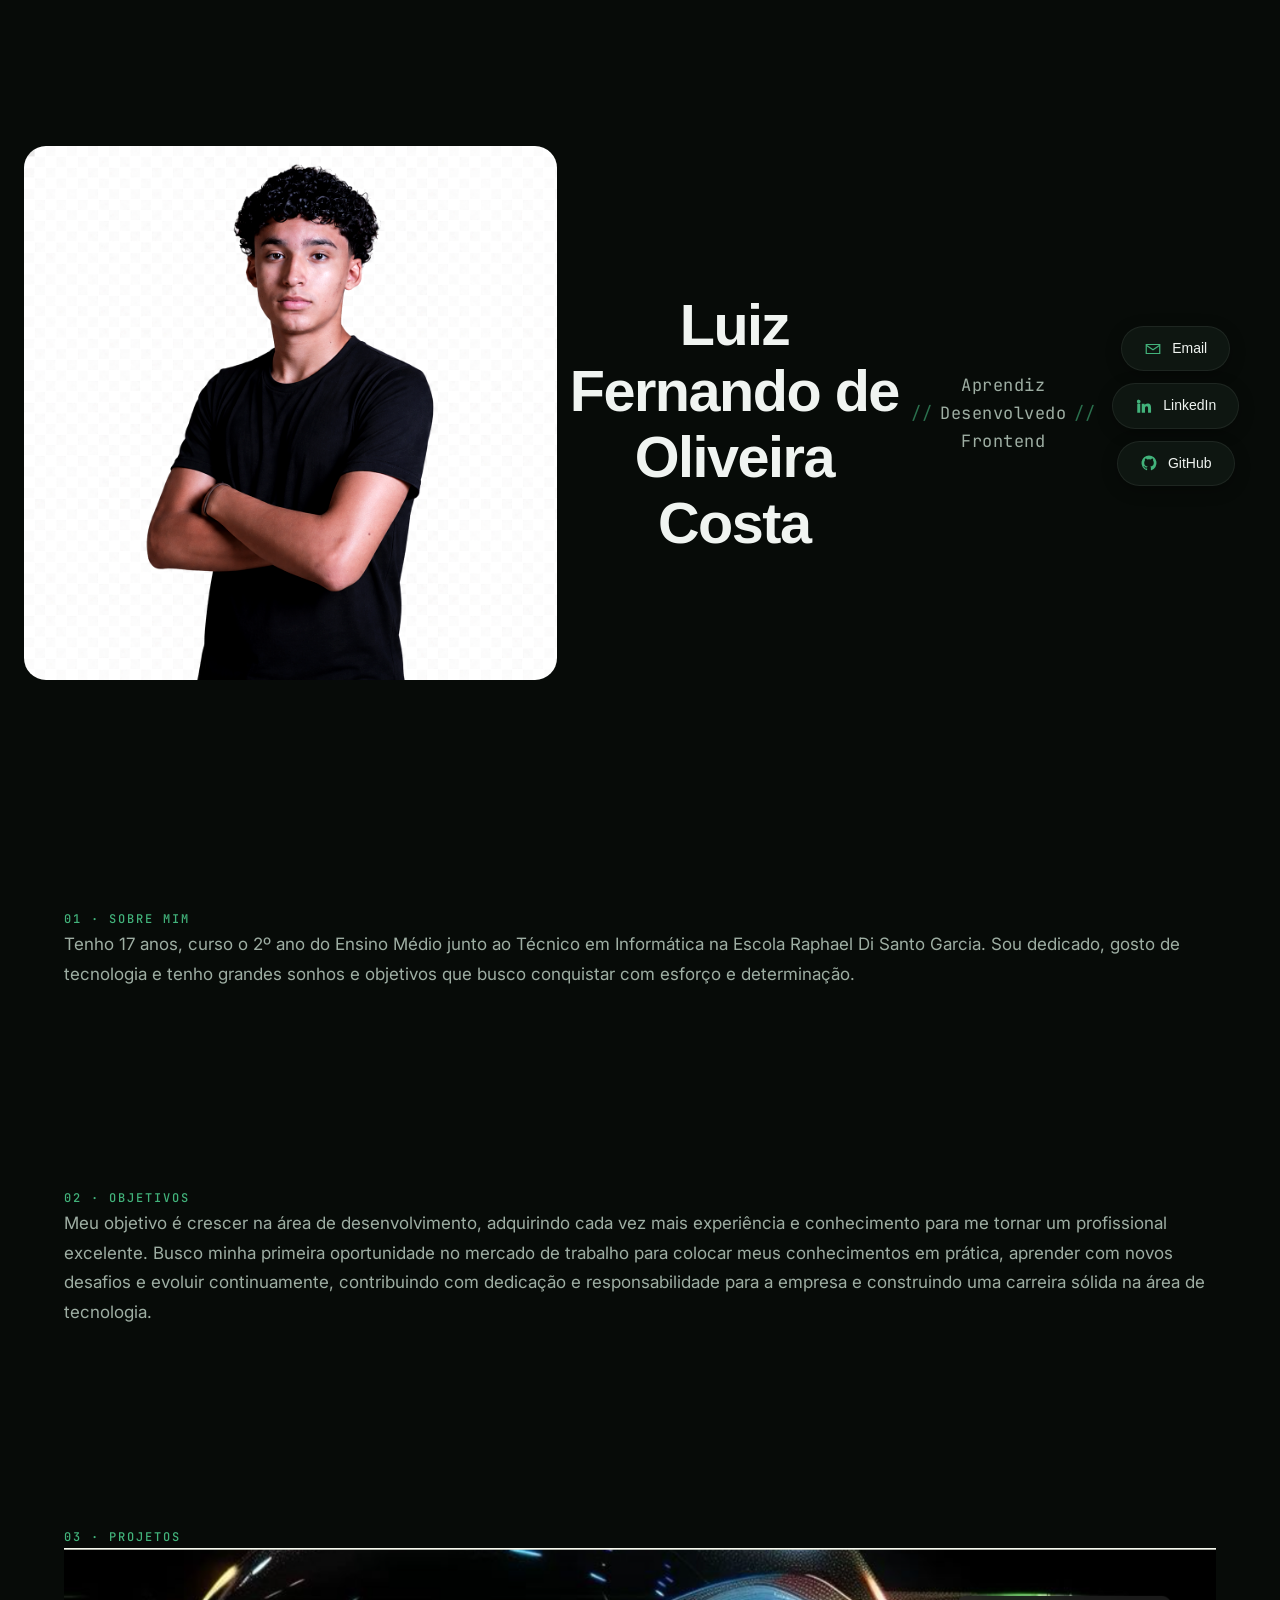
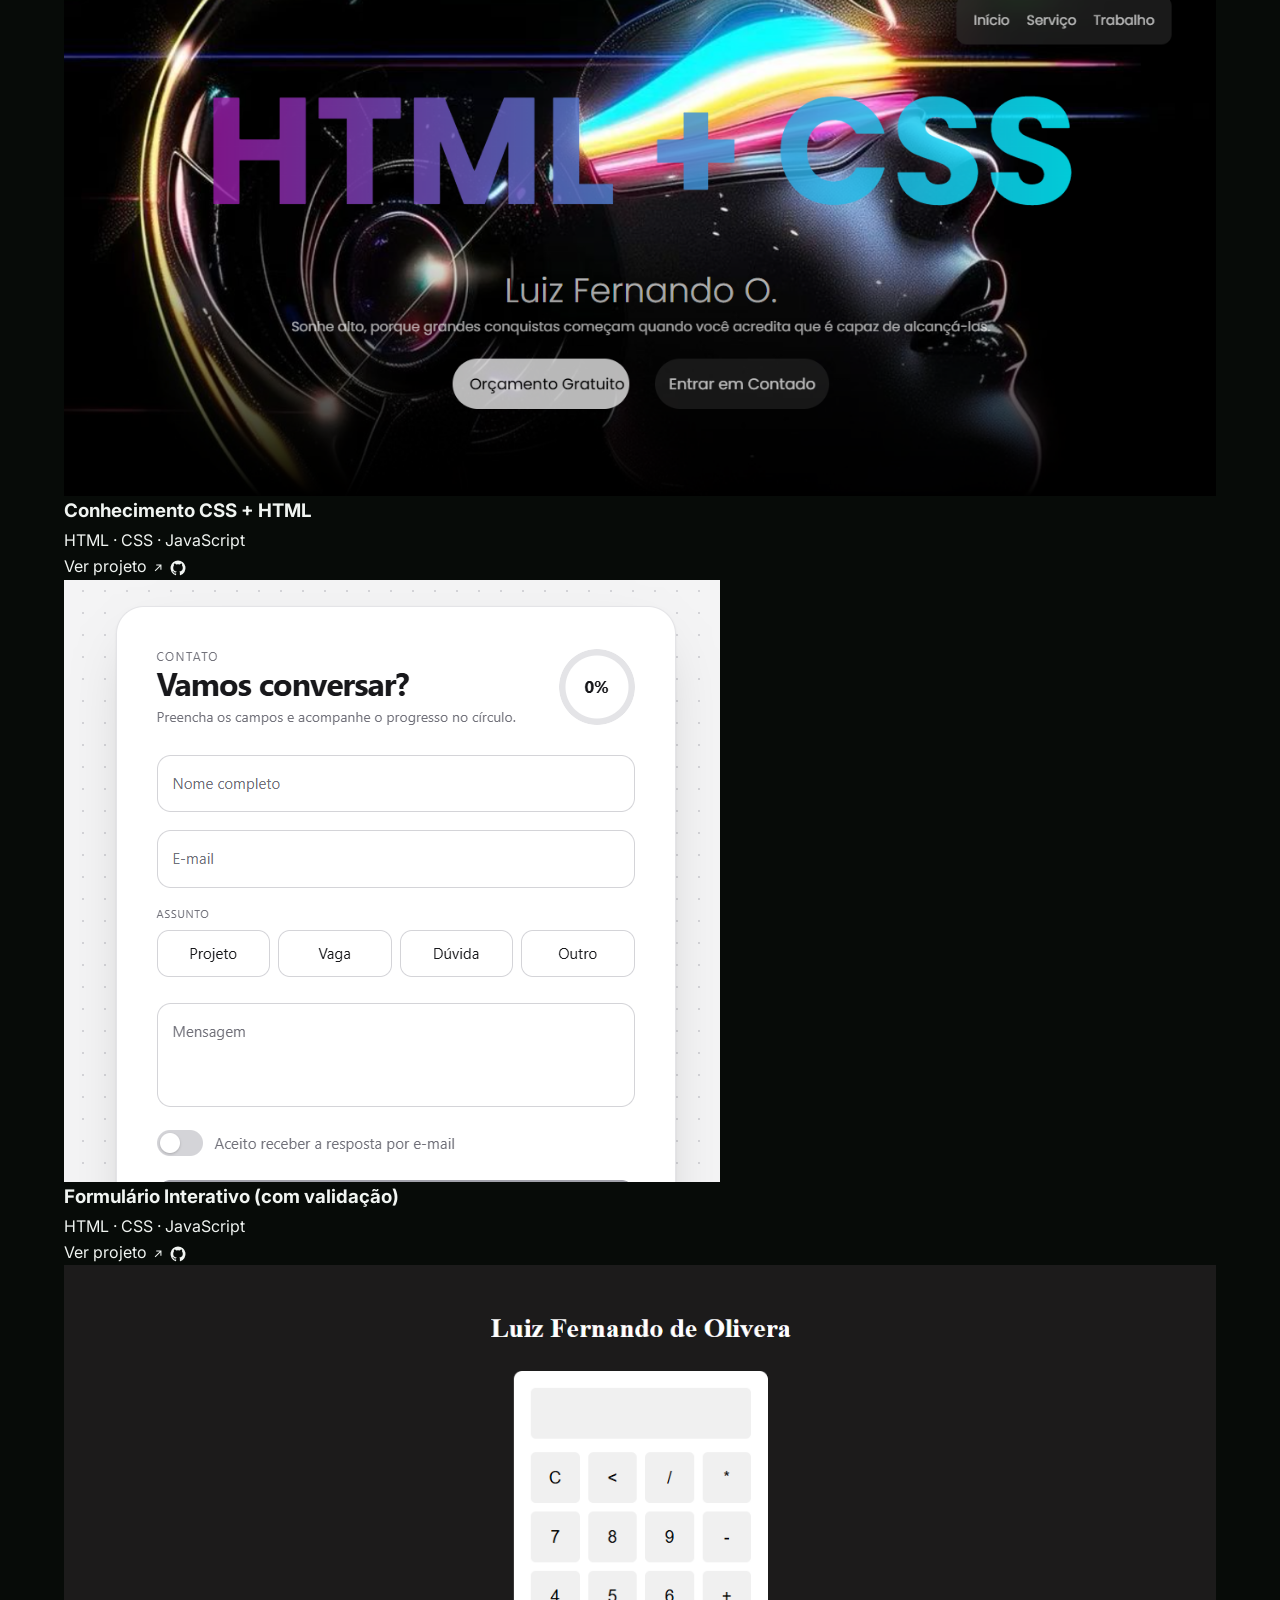
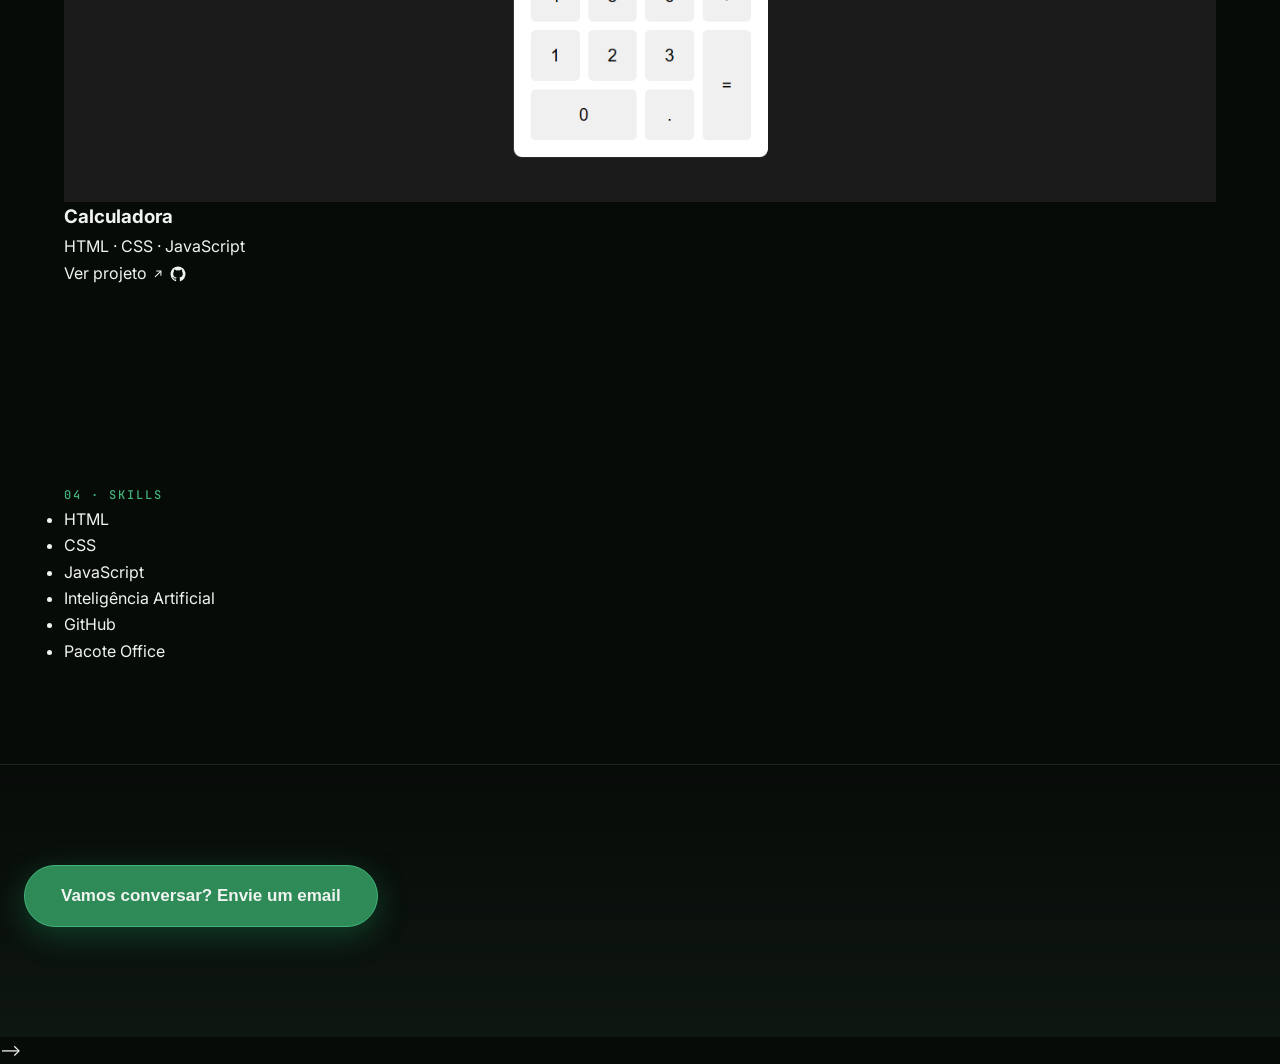
<file: index .html>
<!DOCTYPE html>
<html lang="pt-BR">
<head>
  <meta charset="UTF-8">
  <meta name="viewport" content="width=device-width, initial-scale=1.0">

  <title>LANDING PAGE</title>
  <meta name="description" content="Portfólio de Seu Nome, desenvolvedor(a) frontend. Projetos, skills e contato.">

  <!-- Fontes do Google Fonts: JetBrains Mono (títulos) + Inter (texto) -->
  <link rel="preconnect" href="https://fonts.googleapis.com">
  <link rel="preconnect" href="https://fonts.gstatic.com" crossorigin>
  <link href="https://fonts.googleapis.com/css2?family=Inter:wght@400;500&family=JetBrains+Mono:wght@500&display=swap" rel="stylesheet">

  <!-- Arquivo de estilos (precisa estar na mesma pasta que este HTML) -->
  <link rel="stylesheet" href="./style.css">
</head>
<body>

  
  <header class="hero">
    <div class="photos">

      <img class="photo photo--main" src="./img/foto principal.png" alt="Foto de Seu Nome">
    </div>

    
    <h1 class="hero__name">Luiz Fernando de Oliveira Costa</h1>
    <p class="hero__title"> Aprendiz Desenvolvedo Frontend</p>

    
    <nav class="contact-row" aria-label="Contato e redes sociais">
      <a href="mailto: lnando.costa2009@gmail.com" class="contact-pill">
        <svg class="icon" viewBox="0 0 24 24" aria-hidden="true"><path d="M3 6h18v12H3z" fill="none" stroke="currentColor" stroke-width="1.6"/><path d="M3 7l9 6 9-6" fill="none" stroke="currentColor" stroke-width="1.6"/></svg>
        Email
      </a>
      <a href="https://www.linkedin.com/in/luiz-fernando-costa-449b37366/" target="_blank" rel="noopener" class="contact-pill">
        <svg class="icon" viewBox="0 0 24 24" aria-hidden="true"><path fill="currentColor" d="M4.98 3.5a2.5 2.5 0 11-.02 5 2.5 2.5 0 01.02-5zM3 9h4v12H3zM9 9h3.8v1.7h.05c.53-1 1.83-2 3.77-2 4.03 0 4.78 2.65 4.78 6.1V21h-4v-5.6c0-1.34-.02-3.06-1.87-3.06-1.87 0-2.16 1.46-2.16 2.96V21H9z"/></svg>
        LinkedIn
      </a>
      <a href="https://github.com/lnandocosta2009-ctrl" target="_blank" rel="noopener" class="contact-pill">
        <svg class="icon" viewBox="0 0 24 24" aria-hidden="true"><path fill="currentColor" d="M12 2a10 10 0 00-3.16 19.5c.5.1.68-.22.68-.48v-1.7c-2.78.6-3.37-1.34-3.37-1.34-.46-1.16-1.11-1.47-1.11-1.47-.9-.62.07-.6.07-.6 1 .07 1.53 1.03 1.53 1.03.9 1.52 2.34 1.08 2.91.83.09-.65.35-1.08.63-1.33-2.22-.25-4.56-1.11-4.56-4.93 0-1.09.39-1.98 1.03-2.68-.1-.25-.45-1.27.1-2.65 0 0 .84-.27 2.75 1.02a9.5 9.5 0 015 0c1.9-1.29 2.75-1.02 2.75-1.02.55 1.38.2 2.4.1 2.65.64.7 1.03 1.59 1.03 2.68 0 3.83-2.34 4.68-4.57 4.92.36.31.68.92.68 1.85v2.74c0 .27.18.58.69.48A10 10 0 0012 2z"/></svg>
        GitHub
      </a>
    </nav>
  </header>

  <main>

    <!--Sobre mim-->
    <section class="section reveal" id="sobre">
      <p class="section__eyebrow">01 · sobre mim</p>
      <p class="section__text">
        Tenho 17 anos, curso o 2º ano do Ensino Médio junto ao Técnico em Informática na Escola Raphael Di Santo Garcia. Sou dedicado, gosto de tecnologia e tenho grandes sonhos e objetivos que busco conquistar com esforço e determinação.
      </p>
    </section>

    
    <section class="section reveal" id="objetivos">
      <p class="section__eyebrow">02 · objetivos</p>
      <p class="section__text">
        Meu objetivo é crescer na área de desenvolvimento, adquirindo cada vez mais experiência e conhecimento para me tornar um profissional excelente. Busco minha primeira oportunidade no mercado de trabalho para colocar meus conhecimentos em prática, aprender com novos desafios e evoluir continuamente, contribuindo com dedicação e responsabilidade para a empresa e construindo uma carreira sólida na área de tecnologia.
      </p>
    </section>

    <section class="section reveal" id="projetos">
      <p class="section__eyebrow">03 · projetos</p>

      <div class="projects-grid">

        <!-- PROJETO 1 -->
        <article class="project-card">
          <img src="./img/projeto CSS + HTML.PNG" alt="Print do projeto 1" loading="lazy" class="project-card__image">
          <h3 class="project-card__title">Conhecimento CSS + HTML</h3>
          <p class="project-card__stack">HTML · CSS · JavaScript</p>
          <div class="project-card__links">
            <a href="https://primeiro-projeto-dusky.vercel.app/" target="_blank" rel="noopener" class="project-link project-link--main">
              Ver projeto
              <svg class="icon icon--sm" viewBox="0 0 24 24" aria-hidden="true"><path fill="none" stroke="currentColor" stroke-width="1.8" d="M7 17L17 7M9 7h8v8"/></svg>
            </a>
            <a href="https://github.com/lnandocosta2009-ctrl/Primeiro-Projeto" target="_blank" rel="noopener" class="project-link project-link--code" aria-label="Ver código no GitHub">
              <svg class="icon" viewBox="0 0 24 24" aria-hidden="true"><path fill="currentColor" d="M12 2a10 10 0 00-3.16 19.5c.5.1.68-.22.68-.48v-1.7c-2.78.6-3.37-1.34-3.37-1.34-.46-1.16-1.11-1.47-1.11-1.47-.9-.62.07-.6.07-.6 1 .07 1.53 1.03 1.53 1.03.9 1.52 2.34 1.08 2.91.83.09-.65.35-1.08.63-1.33-2.22-.25-4.56-1.11-4.56-4.93 0-1.09.39-1.98 1.03-2.68-.1-.25-.45-1.27.1-2.65 0 0 .84-.27 2.75 1.02a9.5 9.5 0 015 0c1.9-1.29 2.75-1.02 2.75-1.02.55 1.38.2 2.4.1 2.65.64.7 1.03 1.59 1.03 2.68 0 3.83-2.34 4.68-4.57 4.92.36.31.68.92.68 1.85v2.74c0 .27.18.58.69.48A10 10 0 0012 2z"/></svg>
            </a>
          </div>
        </article>

        <!-- PROJETO 2 -->
        <article class="project-card">
          <img src="./img/Formulário Interativo.PNG" alt="Print do projeto 2" loading="lazy" class="project-card__image">
          <h3 class="project-card__title">Formulário Interativo (com validação)</h3>
          <p class="project-card__stack">HTML · CSS · JavaScript</p>
          <div class="project-card__links">
            <a href="https://formul-rio-interativo.vercel.app/" target="_blank" rel="noopener" class="project-link project-link--main">
              Ver projeto
              <svg class="icon icon--sm" viewBox="0 0 24 24" aria-hidden="true"><path fill="none" stroke="currentColor" stroke-width="1.8" d="M7 17L17 7M9 7h8v8"/></svg>
            </a>
            <a href="https://github.com/lnandocosta2009-ctrl/Formul-rio-interativo" target="_blank" rel="noopener" class="project-link project-link--code" aria-label="Ver código no GitHub">
              <svg class="icon" viewBox="0 0 24 24" aria-hidden="true"><path fill="currentColor" d="M12 2a10 10 0 00-3.16 19.5c.5.1.68-.22.68-.48v-1.7c-2.78.6-3.37-1.34-3.37-1.34-.46-1.16-1.11-1.47-1.11-1.47-.9-.62.07-.6.07-.6 1 .07 1.53 1.03 1.53 1.03.9 1.52 2.34 1.08 2.91.83.09-.65.35-1.08.63-1.33-2.22-.25-4.56-1.11-4.56-4.93 0-1.09.39-1.98 1.03-2.68-.1-.25-.45-1.27.1-2.65 0 0 .84-.27 2.75 1.02a9.5 9.5 0 015 0c1.9-1.29 2.75-1.02 2.75-1.02.55 1.38.2 2.4.1 2.65.64.7 1.03 1.59 1.03 2.68 0 3.83-2.34 4.68-4.57 4.92.36.31.68.92.68 1.85v2.74c0 .27.18.58.69.48A10 10 0 0012 2z"/></svg>
            </a>
          </wdiv>
        </article>

        <!--Projeto 3-->
         <article class="project-card">
          <img src="./img/calculadora.PNG" alt="Print do projeto 2" loading="lazy" class="project-card__image">
          <h3 class="project-card__title">Calculadora</h3>
          <p class="project-card__stack">HTML · CSS · JavaScript</p>
          <div class="project-card__links">
            <a href="https://calculadora-red-gamma.vercel.app/" target="_blank" rel="noopener" class="project-link project-link--main">
              Ver projeto
              <svg class="icon icon--sm" viewBox="0 0 24 24" aria-hidden="true"><path fill="none" stroke="currentColor" stroke-width="1.8" d="M7 17L17 7M9 7h8v8"/></svg>
            </a>
            <a href="https://github.com/lnandocosta2009-ctrl/Calculadora" target="_blank" rel="noopener" class="project-link project-link--code" aria-label="Ver código no GitHub">
              <svg class="icon" viewBox="0 0 24 24" aria-hidden="true"><path fill="currentColor" d="M12 2a10 10 0 00-3.16 19.5c.5.1.68-.22.68-.48v-1.7c-2.78.6-3.37-1.34-3.37-1.34-.46-1.16-1.11-1.47-1.11-1.47-.9-.62.07-.6.07-.6 1 .07 1.53 1.03 1.53 1.03.9 1.52 2.34 1.08 2.91.83.09-.65.35-1.08.63-1.33-2.22-.25-4.56-1.11-4.56-4.93 0-1.09.39-1.98 1.03-2.68-.1-.25-.45-1.27.1-2.65 0 0 .84-.27 2.75 1.02a9.5 9.5 0 015 0c1.9-1.29 2.75-1.02 2.75-1.02.55 1.38.2 2.4.1 2.65.64.7 1.03 1.59 1.03 2.68 0 3.83-2.34 4.68-4.57 4.92.36.31.68.92.68 1.85v2.74c0 .27.18.58.69.48A10 10 0 0012 2z"/></svg>
            </a>
          </wdiv>
        </article>

        <!--Projeto 4
         <article class="project-card">
          <img src="fotos/projeto-4.jpg" alt="Print do projeto 2" loading="lazy" class="project-card__image">
          <h3 class="project-card__title">Nome do projeto</h3>
          <p class="project-card__stack">Node.js · API</p>
          <div class="project-card__links">
            <a href="https://seu-projeto-2.vercel.app" target="_blank" rel="noopener" class="project-link project-link--main">
              Ver projeto
              <svg class="icon icon--sm" viewBox="0 0 24 24" aria-hidden="true"><path fill="none" stroke="currentColor" stroke-width="1.8" d="M7 17L17 7M9 7h8v8"/></svg>
            </a>
            <a href="https://github.com/seu-usuario/projeto-2" target="_blank" rel="noopener" class="project-link project-link--code" aria-label="Ver código no GitHub">
              <svg class="icon" viewBox="0 0 24 24" aria-hidden="true"><path fill="currentColor" d="M12 2a10 10 0 00-3.16 19.5c.5.1.68-.22.68-.48v-1.7c-2.78.6-3.37-1.34-3.37-1.34-.46-1.16-1.11-1.47-1.11-1.47-.9-.62.07-.6.07-.6 1 .07 1.53 1.03 1.53 1.03.9 1.52 2.34 1.08 2.91.83.09-.65.35-1.08.63-1.33-2.22-.25-4.56-1.11-4.56-4.93 0-1.09.39-1.98 1.03-2.68-.1-.25-.45-1.27.1-2.65 0 0 .84-.27 2.75 1.02a9.5 9.5 0 015 0c1.9-1.29 2.75-1.02 2.75-1.02.55 1.38.2 2.4.1 2.65.64.7 1.03 1.59 1.03 2.68 0 3.83-2.34 4.68-4.57 4.92.36.31.68.92.68 1.85v2.74c0 .27.18.58.69.48A10 10 0 0012 2z"/></svg>
            </a>
          </wdiv>
        </article>
      -->
      </div>
    </section>

    
    <section class="section reveal" id="skills">
      <p class="section__eyebrow">04 · skills</p>
      <ul class="skills-list">
        <li class="skill-tag">HTML</li>
        <li class="skill-tag">CSS</li>
        <li class="skill-tag">JavaScript</li>
        <li class="skill-tag">Inteligência Artificial</li>
        <li class="skill-tag">GitHub</li>
        <li class="skill-tag">Pacote Office</li>
      </ul>
    </section>

  </main>

  <!--RODAPÉ-->
  <footer class="footer">
    <a href="mailto:lnando.costa2009@gmail.com" class="footer__cta">Vamos conversar? Envie um email</a>

    <!-- Botão "voltar ao topo" -->
    <button id="btnTopo" class="back-to-top" aria-label="Voltar ao topo">
      <svg class="icon" viewBox="0 0 24 24" aria-hidden="true"><path fill="none" stroke="currentColor" stroke-width="1.8" d="M12 19V5M5 12l7-7 7 7"/></svg>
    </button>
  </footer>

 -->
  <script src="script.js"></script>
</body>
</html>
</file>
<file: style.css>
/* ==============================================================
   PORTFÓLIO LUIZ FERNANDO (LF) — SISTEMA DE DESIGN & ESTILOS
   Paleta: Tons de Verde Profissionais (Floresta, Musgo, Esmeralda Discreto)
   Tipografia: Grafite Urbano para Iniciais LF + Syne + Space Grotesk + Inter
   Inspirado em: Belgrade Arbor, Cartier, Lando Norris, Igloo.inc
================================================================= */

:root {
  /* Paleta cromática oficial refinada e profissional */
  --bg-deep: #070B08;                /* Fundo escuro com sutil matiz floresta orgânico */
  --bg-surface: #0E1611;             /* Superfície verde-musgo escura */
  --bg-surface-elevated: #142019;    /* Superfície elevada para cards e painéis */
  --bg-surface-glass: rgba(14, 22, 17, 0.82);

  /* Tons de Verde: Floresta, Musgo, Esmeralda Discreto e Destaque Natural */
  --accent-dark: #0D2418;            /* Verde floresta profundo */
  --accent-forest: #1A3E2C;          /* Verde floresta rico */
  --accent-moss: #2E5C44;            /* Verde musgo elegante */
  --accent-emerald: #2E8B57;         /* Verde esmeralda clássico e discreto */
  --accent-highlight: #42B37B;       /* Destaque sálvia/esmeralda natural (sem neon artificial) */
  --accent-highlight-soft: #63C896;  /* Toque suave para pequenos acentos */

  /* Aliases para compatibilidade total com os seletores existentes */
  --accent-neon: var(--accent-highlight);
  --accent-neon-glow: rgba(66, 179, 123, 0.16);
  --accent-emerald-glow: rgba(46, 139, 87, 0.18);
  --accent-forest-glow: rgba(26, 62, 44, 0.22);

  --text-primary: #F0F4F1;
  --text-secondary: #9EAEA3;
  --text-muted: #627267;

  --border-subtle: rgba(66, 179, 123, 0.12);
  --border-glass: rgba(240, 244, 241, 0.07);
  --border-active: rgba(66, 179, 123, 0.36);

  /* Tipografia moderna e autêntica */
  --font-display: 'Syne', sans-serif;
  --font-heading: 'Space Grotesk', sans-serif;
  --font-body: 'Inter', -apple-system, BlinkMacSystemFont, sans-serif;
  --font-code: 'JetBrains Mono', monospace;
  --font-graffiti: 'Sedgwick Ave Display', 'Permanent Marker', cursive, sans-serif;

  /* Transições suaves */
  --ease-out: cubic-bezier(0.16, 1, 0.3, 1);
  --ease-in-out: cubic-bezier(0.65, 0, 0.35, 1);
  --transition-fast: 0.2s var(--ease-out);
  --transition-smooth: 0.45s var(--ease-out);
  --transition-slow: 0.8s var(--ease-out);

  /* Espaçamentos e layout */
  --container-max: 1200px;
  --header-height: 72px;
}

/* Reset Global e Normalização */
*, *::before, *::after {
  box-sizing: border-box;
  margin: 0;
  padding: 0;
}

html {
  scroll-behavior: smooth;
  font-size: 16px;
  color-scheme: dark;
}

body {
  background-color: var(--bg-deep);
  color: var(--text-primary);
  font-family: var(--font-body);
  line-height: 1.65;
  -webkit-font-smoothing: antialiased;
  -moz-osx-font-smoothing: grayscale;
  overflow-x: hidden;
  position: relative;
  min-height: 100vh;
}

body.is-loading {
  overflow: hidden;
}

a {
  color: inherit;
  text-decoration: none;
  transition: color var(--transition-fast);
}

img {
  max-width: 100%;
  display: block;
}

button {
  font-family: inherit;
  cursor: pointer;
  border: none;
  background: none;
}

/* Acessibilidade: Navegação por teclado com anel luminoso */
a:focus-visible,
button:focus-visible {
  outline: 2px solid var(--accent-neon);
  outline-offset: 4px;
}

/* Ícones utilitários */
.icon {
  width: 18px;
  height: 18px;
  display: inline-block;
  vertical-align: middle;
  flex-shrink: 0;
}

.icon--sm {
  width: 14px;
  height: 14px;
}

/* ==============================================================
   CURSOR INTERATIVO (Inspirado na Cartier)
================================================================= */
.custom-cursor {
  position: fixed;
  top: 0;
  left: 0;
  pointer-events: none;
  z-index: 10000;
  mix-blend-mode: normal;
  display: none;
  opacity: 0;
  transition: opacity 0.2s ease;
}

@media (hover: hover) and (pointer: fine) {
  .custom-cursor {
    display: block;
  }
}

.cursor-dot {
  position: fixed;
  top: 0;
  left: 0;
  width: 5px;
  height: 5px;
  margin-top: -2.5px;
  margin-left: -2.5px;
  background-color: var(--accent-neon);
  border-radius: 50%;
  box-shadow: 0 0 6px var(--accent-neon), 0 0 2px #ffffff;
  pointer-events: none;
  will-change: transform;
  /* Sem transition em transform: resposta 100% instantânea, sem atraso ou flutuação */
  transition: opacity 0.15s ease, background-color 0.2s ease;
}

.cursor-ring {
  position: fixed;
  top: 0;
  left: 0;
  width: 36px;
  height: 36px;
  margin-top: -18px;
  margin-left: -18px;
  border: 1.5px solid rgba(80, 227, 164, 0.45);
  border-radius: 50%;
  pointer-events: none;
  will-change: transform, width, height, margin;
  display: flex;
  align-items: center;
  justify-content: center;
  transition: width 0.25s var(--ease-out),
              height 0.25s var(--ease-out),
              margin 0.25s var(--ease-out),
              border-color 0.25s var(--ease-out),
              background-color 0.25s var(--ease-out),
              box-shadow 0.25s var(--ease-out);
}

.cursor-label {
  font-family: var(--font-code);
  font-size: 8px;
  font-weight: 700;
  color: var(--bg-deep);
  letter-spacing: 1px;
  opacity: 0;
  transform: scale(0.6);
  transition: opacity 0.2s ease, transform 0.2s ease;
  white-space: nowrap;
}

/* Estado ativo do cursor sobre elementos interativos */
.custom-cursor.is-hovering .cursor-ring {
  width: 64px;
  height: 64px;
  margin-top: -32px;
  margin-left: -32px;
  background-color: rgba(80, 227, 164, 0.85);
  border-color: var(--accent-neon);
  box-shadow: 0 0 25px var(--accent-neon-glow);
}

.custom-cursor.is-hovering .cursor-dot {
  /* Mantém a mira da bolinha nítida e centralizada para clique de máxima precisão */
  background-color: #ffffff;
  box-shadow: 0 0 8px #ffffff;
  opacity: 1;
}

.custom-cursor.is-hovering .cursor-label {
  opacity: 1;
  transform: scale(1);
}

/* ==============================================================
   SISTEMA DE FUNDO DINÂMICO & DEGRADÊS (Inspirado no Belgrade Arbor)
================================================================= */
.ambient-background {
  position: fixed;
  inset: 0;
  pointer-events: none;
  z-index: 0;
  overflow: hidden;
  background-color: var(--bg-deep);
}

.ambient-glow {
  position: absolute;
  border-radius: 50%;
  filter: blur(100px);
  opacity: 0.6;
  will-change: transform, opacity;
  transition: transform 1.2s var(--ease-out), opacity 0.8s ease;
}

.ambient-glow--1 {
  width: 65vw;
  height: 65vw;
  max-width: 800px;
  max-height: 800px;
  top: -15%;
  left: -10%;
  background: radial-gradient(circle, var(--accent-dark) 0%, rgba(18, 61, 43, 0.4) 40%, transparent 70%);
}

.ambient-glow--2 {
  width: 50vw;
  height: 50vw;
  max-width: 650px;
  max-height: 650px;
  top: 40%;
  right: -10%;
  background: radial-gradient(circle, var(--accent-emerald-glow) 0%, rgba(46, 139, 87, 0.14) 45%, transparent 75%);
}

.ambient-glow--3 {
  width: 55vw;
  height: 55vw;
  max-width: 700px;
  max-height: 700px;
  bottom: -10%;
  left: 20%;
  background: radial-gradient(circle, var(--accent-forest-glow) 0%, var(--bg-surface) 50%, transparent 80%);
}

.ambient-grid {
  position: absolute;
  inset: 0;
  background-image: radial-gradient(var(--border-subtle) 1px, transparent 1px);
  background-size: 36px 36px;
  mask-image: radial-gradient(ellipse at center, rgba(0, 0, 0, 1) 30%, rgba(0, 0, 0, 0.3) 80%);
  opacity: 0.6;
}

.ambient-noise {
  position: absolute;
  inset: 0;
  opacity: 0.025;
  background-image: url("data:image/svg+xml,%3Csvg viewBox='0 0 200 200' xmlns='http://www.w3.org/2000/svg'%3E%3Cfilter id='noiseFilter'%3E%3CfeTurbulence type='fractalNoise' baseFrequency='0.8' numOctaves='3' stitchTiles='stitch'/%3E%3C/filter%3E%3Crect width='100%25' height='100%25' filter='url(%23noiseFilter)'/%3E%3C/svg%3E");
}

/* ==============================================================
   INTRODUÇÃO CINEMATOGRÁFICA COM LF (Inspirada no Lando Norris)
================================================================= */
.intro-screen {
  position: fixed;
  inset: 0;
  background-color: var(--bg-deep);
  z-index: 9999;
  display: flex;
  align-items: center;
  justify-content: center;
  flex-direction: column;
  transition: opacity 0.8s var(--ease-out), transform 0.8s var(--ease-out), visibility 0.8s;
}

.intro-screen--exit {
  opacity: 0;
  transform: scale(1.04);
  visibility: hidden;
  pointer-events: none;
}

.intro-bg-glow {
  position: absolute;
  width: 500px;
  height: 500px;
  background: radial-gradient(circle, var(--accent-emerald-glow) 0%, transparent 70%);
  filter: blur(80px);
  animation: pulseGlow 2.5s infinite alternate ease-in-out;
}

@keyframes pulseGlow {
  from { transform: scale(0.85); opacity: 0.4; }
  to   { transform: scale(1.15); opacity: 0.8; }
}

.intro-container {
  display: flex;
  flex-direction: column;
  align-items: center;
  text-align: center;
  position: relative;
  z-index: 2;
  padding: 24px;
}

.intro-monogram-box {
  position: relative;
  margin-bottom: 24px;
}

.intro-monogram {
  font-family: var(--font-graffiti);
  font-weight: 400;
  font-size: clamp(6.5rem, 19vw, 13rem);
  letter-spacing: 2px;
  line-height: 0.95;
  color: var(--text-primary);
  text-shadow: 0 0 24px var(--accent-neon-glow), 0 4px 12px rgba(0, 0, 0, 0.7);
  position: relative;
  user-select: none;
}

.intro-glitch-layer {
  position: absolute;
  top: 0;
  left: 0;
  width: 100%;
  height: 100%;
  font-family: var(--font-graffiti);
  font-weight: 400;
  font-size: clamp(6.5rem, 19vw, 13rem);
  letter-spacing: 2px;
  line-height: 0.95;
  pointer-events: none;
  opacity: 0;
}

.intro-glitch--1 {
  color: var(--accent-highlight);
  transform: translate(-2px, -1px);
  animation: glitchAnim1 2s infinite ease-in-out;
}

.intro-glitch--2 {
  color: var(--accent-emerald);
  transform: translate(2px, 1px);
  animation: glitchAnim2 2s infinite ease-in-out;
}

@keyframes glitchAnim1 {
  0%, 85%, 100% { opacity: 0; transform: translate(0); }
  87% { opacity: 0.7; transform: translate(-3px, 1px); }
  90% { opacity: 0; }
  92% { opacity: 0.6; transform: translate(2px, -2px); }
}

@keyframes glitchAnim2 {
  0%, 88%, 100% { opacity: 0; transform: translate(0); }
  89% { opacity: 0.6; transform: translate(3px, -1px); }
  93% { opacity: 0.8; transform: translate(-2px, 2px); }
}

.intro-meta {
  width: 100%;
  max-width: 380px;
}

.intro-tagline {
  font-family: var(--font-code);
  font-size: 11px;
  letter-spacing: 2.5px;
  color: var(--accent-neon);
  margin-bottom: 16px;
  text-transform: uppercase;
  font-weight: 500;
}

.intro-progress-bar {
  width: 100%;
  height: 3px;
  background: rgba(255, 255, 255, 0.08);
  border-radius: 3px;
  overflow: hidden;
  position: relative;
  margin-bottom: 12px;
}

.intro-progress-fill {
  width: 0%;
  height: 100%;
  background: linear-gradient(90deg, var(--accent-emerald), var(--accent-neon));
  box-shadow: 0 0 12px var(--accent-neon);
  transition: width 0.08s linear;
}

.intro-counter-row {
  display: flex;
  justify-content: space-between;
  align-items: center;
  font-family: var(--font-code);
  font-size: 11px;
  color: var(--text-muted);
}

.intro-counter-number {
  color: var(--accent-neon);
  font-weight: 600;
}

.intro-skip-button {
  position: absolute;
  bottom: 32px;
  right: 32px;
  display: inline-flex;
  align-items: center;
  gap: 8px;
  padding: 8px 16px;
  background: var(--bg-surface);
  border: 1px solid var(--border-glass);
  border-radius: 20px;
  font-family: var(--font-code);
  font-size: 11px;
  color: var(--text-secondary);
  transition: border-color var(--transition-fast), color var(--transition-fast);
}

.intro-skip-button:hover {
  border-color: var(--accent-neon);
  color: var(--text-primary);
}

.intro-skip-button kbd {
  background: rgba(255, 255, 255, 0.06);
  padding: 2px 6px;
  border-radius: 4px;
  font-size: 9px;
  color: var(--accent-neon);
}

/* ==============================================================
   CABEÇALHO & NAVEGAÇÃO SUPERIOR
================================================================= */
.site-header {
  position: fixed;
  top: 0;
  left: 0;
  width: 100%;
  height: var(--header-height);
  background: var(--bg-surface-glass);
  backdrop-filter: blur(16px);
  -webkit-backdrop-filter: blur(16px);
  border-bottom: 1px solid var(--border-glass);
  z-index: 100;
  transition: background-color var(--transition-fast), border-color var(--transition-fast);
}

.header-inner {
  max-width: var(--container-max);
  height: 100%;
  margin: 0 auto;
  padding: 0 24px;
  display: flex;
  align-items: center;
  justify-content: space-between;
}

.brand-logo {
  display: inline-flex;
  align-items: center;
  gap: 6px;
  position: relative;
}

.brand-monogram {
  font-family: var(--font-graffiti);
  font-weight: 400;
  font-size: 26px;
  letter-spacing: 1px;
  color: var(--text-primary);
  transition: color var(--transition-fast), transform var(--transition-fast);
  display: inline-block;
}

.brand-logo:hover .brand-monogram {
  color: var(--accent-highlight);
  transform: scale(1.06);
}

.brand-graffiti-lf {
  font-family: var(--font-graffiti);
  letter-spacing: 1px;
  font-size: 1.15em;
  color: var(--text-primary);
  display: inline-block;
  vertical-align: baseline;
}

.brand-pulse {
  width: 6px;
  height: 6px;
  background-color: var(--accent-neon);
  border-radius: 50%;
  box-shadow: 0 0 8px var(--accent-neon);
  animation: pulseDot 2s infinite ease-in-out;
}

@keyframes pulseDot {
  0%, 100% { transform: scale(1); opacity: 1; }
  50% { transform: scale(1.4); opacity: 0.5; }
}

.site-nav {
  display: flex;
}

.nav-list {
  display: flex;
  align-items: center;
  gap: 24px;
  list-style: none;
}

.nav-link {
  font-family: var(--font-heading);
  font-size: 13px;
  font-weight: 500;
  color: var(--text-secondary);
  display: inline-flex;
  align-items: center;
  gap: 6px;
  padding: 6px 4px;
  position: relative;
  transition: color var(--transition-fast);
}

.nav-num {
  font-family: var(--font-code);
  font-size: 10px;
  color: var(--accent-neon);
  opacity: 0.7;
}

.nav-link::after {
  content: '';
  position: absolute;
  bottom: 0;
  left: 0;
  width: 0%;
  height: 2px;
  background: var(--accent-neon);
  transition: width var(--transition-fast);
}

.nav-link:hover,
.nav-link.is-active {
  color: var(--text-primary);
}

.nav-link:hover::after,
.nav-link.is-active::after {
  width: 100%;
}

.header-actions {
  display: flex;
  align-items: center;
  gap: 16px;
}

.status-pill {
  display: inline-flex;
  align-items: center;
  gap: 8px;
  padding: 6px 14px;
  background: rgba(80, 227, 164, 0.08);
  border: 1px solid var(--border-subtle);
  border-radius: 20px;
  font-family: var(--font-code);
  font-size: 11px;
}

.status-dot {
  width: 7px;
  height: 7px;
  border-radius: 50%;
  background-color: var(--accent-neon);
  box-shadow: 0 0 8px var(--accent-neon);
}

.status-label {
  color: var(--accent-neon);
  font-weight: 500;
}

.nav-toggle {
  display: none;
  flex-direction: column;
  justify-content: center;
  gap: 5px;
  width: 36px;
  height: 36px;
  padding: 6px;
  background: var(--bg-surface);
  border: 1px solid var(--border-glass);
  border-radius: 8px;
}

.nav-toggle-bar {
  width: 100%;
  height: 2px;
  background-color: var(--text-primary);
  transition: transform var(--transition-fast), opacity var(--transition-fast);
}

/* Linha de progresso no fundo do header */
.scroll-progress-line {
  position: absolute;
  bottom: 0;
  left: 0;
  height: 2px;
  width: 0%;
  background: linear-gradient(90deg, var(--accent-emerald), var(--accent-neon));
  box-shadow: 0 0 8px var(--accent-neon);
  transition: width 0.05s linear;
}

/* ==============================================================
   HERO — APRESENTAÇÃO PRINCIPAL
================================================================= */
.hero {
  position: relative;
  z-index: 1;
  padding: calc(var(--header-height) + 60px) 24px 80px;
  min-height: 90vh;
  display: flex;
  align-items: center;
  justify-content: center;
  text-align: center;
}

.hero-container {
  max-width: 900px;
  margin: 0 auto;
  display: flex;
  flex-direction: column;
  align-items: center;
  position: relative;
  z-index: 2;
}

/* Grafismos decorativos inspirados no Lando Norris */
.hero-doodles {
  position: absolute;
  inset: 0;
  pointer-events: none;
  z-index: 1;
  overflow: visible;
}

.doodle {
  position: absolute;
  transition: transform 0.5s var(--ease-out);
}

.doodle--arrow {
  top: 15%;
  right: 6%;
  width: 130px;
  animation: floatDoodle 4s infinite ease-in-out;
}

.doodle--sparkle-1 {
  top: 25%;
  left: 8%;
  width: 32px;
  height: 32px;
  animation: pulseRotate 6s infinite linear;
}

.doodle--sparkle-2 {
  bottom: 18%;
  right: 12%;
  width: 24px;
  height: 24px;
  animation: pulseRotate 8s infinite linear reverse;
}

.doodle--crosshair {
  bottom: 25%;
  left: 5%;
  font-family: var(--font-code);
  font-size: 12px;
  color: var(--accent-neon);
  opacity: 0.6;
  display: flex;
  align-items: center;
  gap: 8px;
}

.doodle--badge {
  top: 18%;
  left: 12%;
  padding: 4px 10px;
  background: rgba(18, 61, 43, 0.4);
  border: 1px dashed var(--accent-neon);
  border-radius: 4px;
  font-family: var(--font-code);
  font-size: 10px;
  color: var(--accent-neon);
  letter-spacing: 1px;
}

@keyframes floatDoodle {
  0%, 100% { transform: translateY(0) rotate(0deg); }
  50% { transform: translateY(-8px) rotate(2deg); }
}

@keyframes pulseRotate {
  0% { transform: rotate(0deg) scale(0.9); }
  50% { transform: rotate(180deg) scale(1.1); }
  100% { transform: rotate(360deg) scale(0.9); }
}

/* Composição fotográfica da foto principal */
.photos {
  margin-bottom: 36px;
  position: relative;
}

.photo-composition {
  position: relative;
  display: inline-block;
  cursor: pointer;
}

.photo-glow {
  position: absolute;
  inset: -16px;
  background: radial-gradient(circle, var(--accent-emerald-glow) 0%, transparent 70%);
  border-radius: 50%;
  filter: blur(24px);
  z-index: 0;
  transition: transform var(--transition-smooth), opacity var(--transition-smooth);
}

.photo-frame {
  position: relative;
  z-index: 1;
  width: 220px;
  height: 220px;
  border-radius: 28px;
  padding: 6px;
  background: linear-gradient(135deg, var(--accent-neon) 0%, var(--accent-dark) 50%, var(--bg-surface) 100%);
  box-shadow: 0 16px 40px rgba(0, 0, 0, 0.6), 0 0 0 1px var(--border-subtle);
  overflow: hidden;
  transition: transform var(--transition-smooth), box-shadow var(--transition-smooth);
}

.photo-frame:hover {
  transform: translateY(-4px) scale(1.02);
  box-shadow: 0 24px 50px rgba(0, 0, 0, 0.8), 0 0 35px var(--accent-neon-glow);
}

.photo--main {
  width: 100%;
  height: 100%;
  object-fit: cover;
  border-radius: 22px;
  background: var(--bg-surface);
  filter: contrast(1.05) brightness(1.02);
  transition: filter var(--transition-smooth), transform var(--transition-smooth);
}

.photo-frame:hover .photo--main {
  transform: scale(1.04);
}

.photo-sheen {
  position: absolute;
  inset: 0;
  background: linear-gradient(135deg, rgba(255, 255, 255, 0.2) 0%, transparent 60%);
  pointer-events: none;
  opacity: 0.6;
}

.photo-corner {
  position: absolute;
  width: 12px;
  height: 12px;
  border-color: var(--accent-neon);
  pointer-events: none;
}

.photo-corner--tl {
  top: 12px;
  left: 12px;
  border-top: 2px solid var(--accent-neon);
  border-left: 2px solid var(--accent-neon);
}

.photo-corner--br {
  bottom: 12px;
  right: 12px;
  border-bottom: 2px solid var(--accent-neon);
  border-right: 2px solid var(--accent-neon);
}

.photo-tech-tag {
  position: absolute;
  bottom: 12px;
  left: 12px;
  background: rgba(8, 11, 9, 0.85);
  backdrop-filter: blur(8px);
  padding: 3px 8px;
  border-radius: 4px;
  border: 1px solid var(--border-subtle);
  font-family: var(--font-code);
  font-size: 8px;
  color: var(--accent-neon);
  letter-spacing: 1px;
}

/* Tipografia e títulos do Hero */
.hero-eyebrow {
  display: inline-flex;
  align-items: center;
  gap: 8px;
  font-family: var(--font-code);
  font-size: 12px;
  color: var(--accent-neon);
  margin-bottom: 16px;
  letter-spacing: 1.5px;
}

.eyebrow-accent {
  opacity: 0.6;
}

.hero__name {
  font-family: var(--font-heading);
  font-size: clamp(2rem, 5.5vw, 3.6rem);
  font-weight: 700;
  line-height: 1.15;
  letter-spacing: -1.5px;
  margin-bottom: 14px;
}

.hero__name-line {
  display: block;
}

.hero__name-line--accent {
  background: linear-gradient(135deg, var(--text-primary) 30%, var(--accent-neon) 100%);
  -webkit-background-clip: text;
  -webkit-text-fill-color: transparent;
}

.hero__title {
  font-family: var(--font-code);
  font-size: clamp(14px, 2vw, 17px);
  color: var(--text-secondary);
  margin-bottom: 36px;
  letter-spacing: 0.5px;
  display: inline-flex;
  align-items: center;
  gap: 8px;
}

.hero__title::before,
.hero__title::after {
  content: '//';
  color: var(--accent-neon);
  opacity: 0.6;
}

/* Pílulas de Contato preservadas e elevadas */
.contact-row {
  display: flex;
  justify-content: center;
  flex-wrap: wrap;
  gap: 12px;
  margin-bottom: 50px;
}

.contact-pill {
  display: inline-flex;
  align-items: center;
  gap: 10px;
  background: var(--bg-surface);
  border: 1px solid var(--border-glass);
  border-radius: 30px;
  padding: 10px 22px;
  font-size: 14px;
  font-family: var(--font-heading);
  font-weight: 500;
  color: var(--text-primary);
  box-shadow: 0 4px 16px rgba(0, 0, 0, 0.3);
  transition: transform var(--transition-fast), border-color var(--transition-fast), box-shadow var(--transition-fast), background var(--transition-fast);
}

.contact-pill .icon {
  color: var(--accent-neon);
  transition: transform var(--transition-fast);
}

.contact-pill:hover {
  border-color: var(--accent-neon);
  background: var(--bg-surface-elevated);
  transform: translateY(-3px);
  box-shadow: 0 8px 24px var(--accent-neon-glow);
}

.contact-pill:hover .icon {
  transform: scale(1.15);
}

/* Indicador de rolagem do Hero */
.hero-scroll-cue {
  display: inline-flex;
  flex-direction: column;
  align-items: center;
  gap: 8px;
  color: var(--text-muted);
  transition: color var(--transition-fast), transform var(--transition-fast);
}

.hero-scroll-cue:hover {
  color: var(--accent-neon);
  transform: translateY(2px);
}

.scroll-cue-text {
  font-family: var(--font-code);
  font-size: 10px;
  letter-spacing: 2px;
}

.scroll-cue-mouse {
  width: 20px;
  height: 32px;
  border: 2px solid currentColor;
  border-radius: 12px;
  display: flex;
  justify-content: center;
  padding-top: 6px;
}

.scroll-cue-wheel {
  width: 3px;
  height: 6px;
  background: currentColor;
  border-radius: 2px;
  animation: mouseWheel 2s infinite ease-in-out;
}

@keyframes mouseWheel {
  0% { transform: translateY(0); opacity: 1; }
  60% { transform: translateY(10px); opacity: 0; }
  100% { transform: translateY(0); opacity: 0; }
}

/* ==============================================================
   SEÇÕES GERAIS — ESTRUTURA EDITORIAL & REVEAL
================================================================= */
main {
  max-width: var(--container-max);
  margin: 0 auto;
  padding: 0 24px;
  position: relative;
  z-index: 1;
}

.section {
  padding: 100px 0;
  position: relative;
}

.section-badge {
  display: flex;
  align-items: center;
  gap: 16px;
  margin-bottom: 24px;
}

.section__eyebrow {
  font-family: var(--font-code);
  font-size: 12px;
  font-weight: 500;
  color: var(--accent-neon);
  letter-spacing: 2px;
  text-transform: uppercase;
  white-space: nowrap;
}

.badge-line {
  height: 1px;
  flex-grow: 1;
  background: linear-gradient(90deg, var(--border-subtle), transparent);
}

.section-title-wrap {
  margin-bottom: 48px;
}

.section__title {
  font-family: var(--font-heading);
  font-size: clamp(1.8rem, 4vw, 2.8rem);
  font-weight: 700;
  letter-spacing: -1px;
  line-height: 1.2;
  margin-bottom: 8px;
}

.section__subtitle {
  font-size: 15px;
  color: var(--text-secondary);
}

.section__text {
  color: var(--text-secondary);
  font-size: 17px;
  line-height: 1.75;
}

/* Revelação suave ao rolar */
.reveal {
  opacity: 0;
  transform: translateY(32px);
  transition: opacity 0.8s var(--ease-out), transform 0.8s var(--ease-out);
  will-change: opacity, transform;
}

.reveal.is-visible {
  opacity: 1;
  transform: translateY(0);
}

/* ==============================================================
   SEÇÃO 01: SOBRE MIM
================================================================= */
.about-grid {
  display: grid;
  grid-template-columns: 1.2fr 0.8fr;
  gap: 36px;
  align-items: center;
}

.about-statement-box {
  background: var(--bg-surface);
  border: 1px solid var(--border-glass);
  border-radius: 20px;
  padding: 40px;
  position: relative;
  box-shadow: 0 12px 32px rgba(0, 0, 0, 0.4);
}

.about-lead {
  font-size: 18px;
  line-height: 1.8;
  color: var(--text-primary);
  margin-bottom: 32px;
}

.about-micro-details {
  display: grid;
  grid-template-columns: repeat(3, 1fr);
  gap: 16px;
  padding-top: 24px;
  border-top: 1px solid var(--border-glass);
}

.micro-stat {
  display: flex;
  flex-direction: column;
}

.micro-stat-number {
  font-family: var(--font-heading);
  font-size: 26px;
  font-weight: 700;
  color: var(--accent-neon);
  line-height: 1.1;
}

.micro-stat-desc {
  font-size: 12px;
  color: var(--text-secondary);
  margin-top: 4px;
}

.about-graphic-card {
  background: var(--bg-surface-elevated);
  border: 1px solid var(--border-subtle);
  border-radius: 20px;
  padding: 28px;
  position: relative;
  box-shadow: 0 16px 36px rgba(0, 0, 0, 0.5);
  transition: transform var(--transition-smooth), border-color var(--transition-smooth);
}

.about-graphic-card:hover {
  border-color: var(--accent-neon);
}

.about-graphic-header {
  display: flex;
  align-items: center;
  gap: 8px;
  margin-bottom: 20px;
  padding-bottom: 12px;
  border-bottom: 1px solid var(--border-glass);
}

.code-dot {
  width: 9px;
  height: 9px;
  border-radius: 50%;
  background: rgba(255, 255, 255, 0.2);
}

.code-dot:nth-child(1) { background: #FF5F56; }
.code-dot:nth-child(2) { background: #FFBD2E; }
.code-dot:nth-child(3) { background: #27C93F; }

.code-title {
  font-family: var(--font-code);
  font-size: 11px;
  color: var(--text-muted);
  margin-left: 6px;
}

.about-code-snippet {
  font-family: var(--font-code);
  font-size: 13px;
  line-height: 1.8;
}

.code-kw { color: var(--accent-neon); }
.code-var { color: #8FD5FF; }
.code-prop { color: var(--text-secondary); }
.code-str { color: #50E3A4; }

.about-graphic-doodle {
  position: absolute;
  bottom: 12px;
  right: 16px;
  width: 70px;
  opacity: 0.6;
}

/* ==============================================================
   SEÇÃO 02: LINHA DO TEMPO DA MINHA EVOLUÇÃO NA TI
================================================================= */
.timeline-wrapper {
  position: relative;
  max-width: 860px;
  margin: 0 auto;
  padding: 40px 0;
}

/* Trilha vertical que se desenha com o scroll */
.timeline-track {
  position: absolute;
  top: 0;
  bottom: 0;
  left: 50%;
  width: 3px;
  background: rgba(80, 227, 164, 0.12);
  transform: translateX(-50%);
  border-radius: 3px;
}

.timeline-track-fill {
  position: absolute;
  top: 0;
  left: 0;
  width: 100%;
  height: 0%;
  background: linear-gradient(180deg, var(--accent-emerald), var(--accent-neon));
  box-shadow: 0 0 14px var(--accent-neon);
  border-radius: 3px;
  transition: height 0.15s ease-out;
}

.timeline-items {
  display: flex;
  flex-direction: column;
  gap: 50px;
}

.timeline-item {
  position: relative;
  display: flex;
  align-items: center;
  width: 50%;
}

/* Alternância elegante: pares à esquerda, ímpares à direita */
.timeline-item:nth-child(odd) {
  align-self: flex-start;
  padding-right: 48px;
  text-align: right;
}

.timeline-item:nth-child(even) {
  align-self: flex-end;
  padding-left: 48px;
  text-align: left;
}

/* Marcador da bolinha na linha central */
.timeline-marker {
  position: absolute;
  top: 50%;
  width: 22px;
  height: 22px;
  transform: translateY(-50%);
  z-index: 2;
  display: flex;
  align-items: center;
  justify-content: center;
}

.timeline-item:nth-child(odd) .timeline-marker {
  right: -11px;
}

.timeline-item:nth-child(even) .timeline-marker {
  left: -11px;
}

.marker-dot {
  width: 12px;
  height: 12px;
  background: var(--bg-surface);
  border: 2px solid var(--accent-emerald);
  border-radius: 50%;
  transition: background-color var(--transition-smooth), border-color var(--transition-smooth), transform var(--transition-smooth), box-shadow var(--transition-smooth);
}

.marker-pulse {
  position: absolute;
  width: 22px;
  height: 22px;
  border-radius: 50%;
  background: var(--accent-neon-glow);
  opacity: 0;
  transform: scale(0.6);
  transition: opacity var(--transition-smooth), transform var(--transition-smooth);
}

/* Estado ativo quando a etapa é alcançada no scroll */
.timeline-item.is-active .marker-dot {
  background: var(--accent-neon);
  border-color: #fff;
  transform: scale(1.3);
  box-shadow: 0 0 16px var(--accent-neon);
}

.timeline-item.is-active .marker-pulse {
  opacity: 1;
  animation: pulseDot 2s infinite ease-in-out;
}

/* Cartão do conteúdo da etapa */
.timeline-content {
  background: var(--bg-surface);
  border: 1px solid var(--border-glass);
  border-radius: 16px;
  padding: 28px;
  position: relative;
  transition: transform var(--transition-smooth), border-color var(--transition-smooth), box-shadow var(--transition-smooth);
}

.timeline-item.is-active .timeline-content {
  border-color: var(--border-active);
  box-shadow: 0 12px 32px rgba(0, 0, 0, 0.4), 0 0 24px rgba(80, 227, 164, 0.08);
}

.timeline-item:hover .timeline-content {
  border-color: var(--accent-neon);
  transform: translateY(-3px);
}

.timeline-year-tag {
  display: inline-block;
  font-family: var(--font-display);
  font-size: 24px;
  font-weight: 800;
  color: var(--accent-neon);
  letter-spacing: -0.5px;
  margin-bottom: 8px;
}

.timeline-heading {
  font-family: var(--font-heading);
  font-size: 18px;
  font-weight: 600;
  color: var(--text-primary);
  margin-bottom: 10px;
}

.timeline-body {
  font-size: 14.5px;
  color: var(--text-secondary);
  line-height: 1.6;
  margin-bottom: 14px;
}

.timeline-meta-label {
  font-family: var(--font-code);
  font-size: 10px;
  color: var(--accent-emerald);
  letter-spacing: 1.5px;
  font-weight: 600;
}

/* ==============================================================
   SEÇÃO 03: OBJETIVOS
================================================================= */
.objectives-card {
  background: linear-gradient(135deg, var(--bg-surface) 0%, var(--bg-surface-elevated) 100%);
  border: 1px solid var(--border-subtle);
  border-radius: 24px;
  padding: 56px 48px;
  position: relative;
  box-shadow: 0 20px 48px rgba(0, 0, 0, 0.5), 0 0 30px rgba(22, 134, 83, 0.1);
  overflow: hidden;
  transition: border-color var(--transition-smooth);
}

.objectives-card:hover {
  border-color: var(--accent-neon);
}

.objectives-quote-symbol {
  position: absolute;
  top: 12px;
  left: 36px;
  font-family: var(--font-display);
  font-size: 120px;
  line-height: 1;
  color: rgba(80, 227, 164, 0.12);
  user-select: none;
  pointer-events: none;
}

.objectives-lead {
  font-size: clamp(17px, 2.2vw, 21px);
  line-height: 1.85;
  color: var(--text-primary);
  position: relative;
  z-index: 1;
  margin-bottom: 36px;
  max-width: 900px;
}

.objectives-footer {
  display: flex;
  align-items: center;
  justify-content: space-between;
  flex-wrap: wrap;
  gap: 16px;
  padding-top: 24px;
  border-top: 1px solid var(--border-glass);
  position: relative;
  z-index: 1;
}

.objectives-pill {
  display: inline-flex;
  align-items: center;
  gap: 8px;
  background: rgba(80, 227, 164, 0.1);
  border: 1px solid var(--accent-neon);
  border-radius: 20px;
  padding: 6px 16px;
  font-family: var(--font-code);
  font-size: 11px;
  color: var(--accent-neon);
  font-weight: 600;
  letter-spacing: 1px;
}

.pill-dot {
  width: 6px;
  height: 6px;
  background-color: var(--accent-neon);
  border-radius: 50%;
  box-shadow: 0 0 8px var(--accent-neon);
}

.objectives-meta-tech {
  font-family: var(--font-code);
  font-size: 11px;
  color: var(--text-muted);
  letter-spacing: 1px;
}

/* ==============================================================
   SEÇÃO 04: PROJETOS — APRESENTAÇÃO CINEMATOGRÁFICA INTERATIVA
   (1 Projeto por vez, Capa desliza para a esquerda, Info surge à direita)
================================================================= */
.section--projects {
  padding-top: 80px;
  padding-bottom: 120px;
}

.cinema-container {
  display: flex;
  flex-direction: column;
  position: relative;
}

/* Cada trilha de projeto possui altura de rolagem calculada para o efeito sticky */
.cinema-track {
  position: relative;
  height: 180vh; /* Permite rolar suavemente através do estado do projeto */
}

.cinema-stage {
  position: sticky;
  top: 0;
  height: 100vh;
  display: flex;
  align-items: center;
  justify-content: center;
  overflow: hidden;
  padding: 0 24px;
}

.cinema-card {
  width: 100%;
  max-width: 1140px;
  display: grid;
  grid-template-columns: 1.15fr 0.85fr;
  gap: 50px;
  align-items: center;
  position: relative;
}

/* Coluna da mídia (Capa do projeto) */
.cinema-media-col {
  position: relative;
  will-change: transform;
  transform-origin: center center;
  transition: transform 0.1s linear;
}

.cinema-image-wrapper {
  position: relative;
  border-radius: 20px;
  overflow: hidden;
  background: var(--bg-surface);
  border: 1px solid var(--border-glass);
  box-shadow: 0 24px 60px rgba(0, 0, 0, 0.7), 0 0 30px rgba(22, 134, 83, 0.15);
  transition: border-color var(--transition-smooth), box-shadow var(--transition-smooth);
}

.cinema-image-wrapper:hover {
  border-color: var(--accent-neon);
  box-shadow: 0 32px 70px rgba(0, 0, 0, 0.8), 0 0 40px var(--accent-neon-glow);
}

.cinema-image {
  width: 100%;
  height: 400px;
  object-fit: cover;
  display: block;
  filter: contrast(1.04) brightness(0.98);
  transition: transform 0.6s var(--ease-out), filter 0.6s var(--ease-out);
}

.cinema-image-wrapper:hover .cinema-image {
  transform: scale(1.03);
  filter: contrast(1.08) brightness(1.02);
}

.cinema-image-glow {
  position: absolute;
  inset: 0;
  background: linear-gradient(180deg, transparent 60%, rgba(8, 11, 9, 0.7) 100%);
  pointer-events: none;
}

.cinema-counter-badge {
  position: absolute;
  top: 16px;
  left: 16px;
  background: rgba(8, 11, 9, 0.85);
  backdrop-filter: blur(8px);
  border: 1px solid var(--border-subtle);
  border-radius: 8px;
  padding: 6px 12px;
  font-family: var(--font-code);
  font-size: 11px;
  font-weight: 600;
  color: var(--accent-neon);
}

/* Coluna de informações que surge à direita */
.cinema-info-col {
  display: flex;
  flex-direction: column;
  justify-content: center;
  background: var(--bg-surface-glass);
  backdrop-filter: blur(12px);
  border: 1px solid var(--border-glass);
  border-radius: 24px;
  padding: 40px;
  box-shadow: 0 16px 40px rgba(0, 0, 0, 0.4);
  will-change: transform, opacity;
  transition: transform 0.1s linear, opacity 0.1s linear;
}

.cinema-info-header {
  display: flex;
  align-items: center;
  justify-content: space-between;
  margin-bottom: 16px;
}

.cinema-tag {
  font-family: var(--font-code);
  font-size: 11px;
  color: var(--accent-neon);
  letter-spacing: 2px;
  font-weight: 600;
}

.cinema-live-indicator {
  display: inline-flex;
  align-items: center;
  gap: 6px;
  font-family: var(--font-code);
  font-size: 10px;
  color: var(--text-muted);
}

.live-dot {
  width: 6px;
  height: 6px;
  background-color: var(--accent-neon);
  border-radius: 50%;
  box-shadow: 0 0 6px var(--accent-neon);
}

.cinema-title {
  font-family: var(--font-heading);
  font-size: clamp(1.6rem, 3vw, 2.2rem);
  font-weight: 700;
  letter-spacing: -0.5px;
  line-height: 1.25;
  margin-bottom: 12px;
  color: var(--text-primary);
}

.cinema-highlight-desc {
  font-size: 14px;
  color: var(--accent-neon);
  margin-bottom: 16px;
  font-family: var(--font-code);
}

.cinema-stack {
  display: flex;
  flex-wrap: wrap;
  gap: 8px;
  margin-bottom: 32px;
}

.stack-chip {
  background: rgba(80, 227, 164, 0.08);
  border: 1px solid var(--border-subtle);
  border-radius: 20px;
  padding: 5px 14px;
  font-family: var(--font-code);
  font-size: 11px;
  color: var(--accent-neon);
  letter-spacing: 0.5px;
}

.cinema-actions {
  display: flex;
  align-items: center;
  gap: 14px;
  flex-wrap: wrap;
}

.project-btn {
  display: inline-flex;
  align-items: center;
  gap: 8px;
  padding: 12px 24px;
  border-radius: 30px;
  font-family: var(--font-heading);
  font-size: 14px;
  font-weight: 600;
  transition: transform var(--transition-fast), box-shadow var(--transition-fast), background var(--transition-fast), border-color var(--transition-fast);
}

.project-btn--main {
  background: var(--accent-emerald);
  color: var(--text-primary);
  border: 1px solid var(--accent-neon);
  box-shadow: 0 4px 16px rgba(22, 134, 83, 0.4);
}

.project-btn--main:hover {
  background: var(--accent-neon);
  color: var(--bg-deep);
  transform: translateY(-2px);
  box-shadow: 0 8px 25px var(--accent-neon-glow);
}

.project-btn--code {
  background: var(--bg-surface);
  color: var(--text-secondary);
  border: 1px solid var(--border-glass);
}

.project-btn--code:hover {
  border-color: var(--accent-neon);
  color: var(--text-primary);
  transform: translateY(-2px);
  box-shadow: 0 4px 16px rgba(0, 0, 0, 0.4);
}

/* ==============================================================
   SEÇÃO 05: SKILLS INTERATIVA COM NOTEBOOK 3D & SCROLL SYNC
================================================================= */
.section--skills {
  position: relative;
  padding: 0;
}

/* Trilho de rolagem para controlar a experiência sticky e sincronização */
.skills-scroll-track {
  position: relative;
  height: 480vh;
}

/* Palco fixo na tela durante a rolagem da seção de skills */
.skills-stage {
  position: sticky;
  top: 0;
  height: 100vh;
  display: flex;
  flex-direction: column;
  justify-content: space-between;
  align-items: center;
  padding: 80px 24px 30px;
  overflow: hidden;
  box-sizing: border-box;
}

/* Cabeçalho centralizado no topo do palco */
.skills-stage-header {
  text-align: center;
  max-width: 700px;
  margin: 0 auto;
  position: relative;
  z-index: 5;
}

.skills-stage-header .section-badge {
  justify-content: center;
  margin-bottom: 8px;
}

.skills-stage-header .section__title {
  margin-bottom: 6px;
  font-size: clamp(1.8rem, 3.2vw, 2.5rem);
}

.skills-stage-header .section__subtitle {
  font-size: clamp(0.85rem, 1.2vw, 0.95rem);
}

/* Arena interativa com o notebook no centro e cards nas laterais */
.skills-arena {
  width: 100%;
  max-width: 1240px;
  flex: 1;
  position: relative;
  display: flex;
  align-items: center;
  justify-content: center;
  z-index: 4;
}

/* Centro: Notebook 3D */
.skills-notebook-center {
  position: relative;
  display: flex;
  align-items: center;
  justify-content: center;
  width: 100%;
  height: 100%;
  will-change: transform, opacity;
  transition: transform 0.15s ease-out, opacity 0.2s ease-out;
}

.notebook-perspective-wrap {
  position: relative;
  width: 100%;
  max-width: 520px;
  display: flex;
  align-items: center;
  justify-content: center;
  perspective: 1200px;
  perspective-origin: 50% 50%;
}

/* Rig 3D com rotação controlada */
.notebook-rig-3d {
  position: relative;
  transform-style: preserve-3d;
  will-change: transform;
  display: flex;
  align-items: center;
  justify-content: center;
  transition: transform 0.08s linear;
}

/* Imagem original do notebook fornecida pelo usuário */
.notebook-skills-img {
  width: 100%;
  max-width: 500px;
  height: auto;
  display: block;
  filter: drop-shadow(0 20px 30px rgba(0, 0, 0, 0.7));
  user-select: none;
  pointer-events: none;
}

/* Pedestal com iluminação verde floresta e esmeralda sob o notebook */
.notebook-glow-pedestal {
  position: absolute;
  width: 440px;
  height: 180px;
  bottom: -30px;
  left: 50%;
  transform: translateX(-50%);
  background: radial-gradient(ellipse at center, rgba(66, 179, 123, 0.22) 0%, rgba(26, 62, 44, 0.14) 50%, transparent 75%);
  filter: blur(28px);
  pointer-events: none;
  z-index: 1;
}

/* Sombra 3D suave no piso */
.notebook-shadow {
  position: absolute;
  width: 380px;
  height: 38px;
  bottom: -15px;
  left: 50%;
  transform: translateX(-50%);
  background: radial-gradient(ellipse at center, rgba(0, 0, 0, 0.75) 0%, rgba(0, 0, 0, 0.3) 50%, transparent 80%);
  border-radius: 50%;
  filter: blur(8px);
  pointer-events: none;
  z-index: 2;
  transition: transform 0.1s linear;
}

/* Lista de Habilidades na Stage */
.skills-cards-stage {
  position: absolute;
  inset: 0;
  list-style: none;
  pointer-events: none;
  margin: 0;
  padding: 0;
}

.skill-card {
  background: var(--bg-surface-elevated);
  border: 1px solid var(--border-glass);
  border-radius: 18px;
  padding: 22px 20px;
  position: relative;
  overflow: hidden;
  transition: transform var(--transition-smooth), border-color var(--transition-smooth), box-shadow var(--transition-smooth);
}

/* Cards alternados animados */
.skill-card--stage {
  position: absolute;
  top: 50%;
  width: 300px;
  max-width: min(300px, calc(50vw - 20px));
  opacity: 0;
  visibility: hidden;
  pointer-events: none;
  filter: blur(8px);
  transition: opacity 0.4s var(--ease-out), transform 0.4s var(--ease-out), filter 0.4s var(--ease-out), border-color 0.35s ease, box-shadow 0.35s ease, visibility 0.4s;
  box-shadow: 0 16px 36px rgba(0, 0, 0, 0.5);
  backdrop-filter: blur(14px);
  -webkit-backdrop-filter: blur(14px);
  z-index: 5;
}

/* Posições alternadas: Esquerda vs Direita */
.skill-card--stage[data-side="left"] {
  left: 24px;
  transform: translateY(-50%) translateX(-45px) scale(0.95);
}

.skill-card--stage[data-side="right"] {
  right: 24px;
  transform: translateY(-50%) translateX(45px) scale(0.95);
}

/* Card ativo: entra e foca suavemente */
.skill-card--stage.is-active {
  opacity: 1;
  visibility: visible;
  pointer-events: auto;
  filter: blur(0);
  border-color: var(--accent-highlight);
  box-shadow: 0 20px 48px rgba(0, 0, 0, 0.65), 0 0 28px var(--accent-neon-glow);
  z-index: 10;
}

.skill-card--stage[data-side="left"].is-active {
  transform: translateY(-50%) translateX(0) scale(1);
}

.skill-card--stage[data-side="right"].is-active {
  transform: translateY(-50%) translateX(0) scale(1);
}

.skill-card-inner {
  display: flex;
  align-items: center;
  gap: 16px;
}

.skill-number {
  font-family: var(--font-code);
  font-size: 14px;
  font-weight: 600;
  color: var(--accent-emerald);
  padding: 8px 12px;
  background: rgba(46, 139, 87, 0.12);
  border: 1px solid var(--border-subtle);
  border-radius: 8px;
  transition: color var(--transition-fast), border-color var(--transition-fast);
}

.skill-card:hover .skill-number,
.skill-card--stage.is-active .skill-number {
  color: var(--accent-highlight);
  border-color: var(--accent-highlight);
}

.skill-info {
  display: flex;
  flex-direction: column;
}

.skill-name {
  font-family: var(--font-heading);
  font-size: 16px;
  font-weight: 600;
  color: var(--text-primary);
  margin-bottom: 2px;
}

.skill-sub {
  font-size: 12px;
  color: var(--text-muted);
}

.skill-card-indicator {
  margin-top: 14px;
  padding-top: 10px;
  border-top: 1px solid var(--border-subtle);
  display: flex;
  align-items: center;
  justify-content: space-between;
}

.skill-dir-tag {
  font-family: var(--font-code);
  font-size: 11px;
  letter-spacing: 1px;
  color: var(--accent-highlight);
  font-weight: 500;
}

.skill-index-pill {
  font-family: var(--font-code);
  font-size: 11px;
  color: var(--text-muted);
}

/* Barra de paginação interativa */
.skills-pagination-bar {
  position: relative;
  z-index: 5;
  display: flex;
  flex-direction: column;
  align-items: center;
  gap: 10px;
  margin-top: 10px;
}

.skills-status-indicator {
  display: flex;
  align-items: center;
  gap: 8px;
  font-family: var(--font-code);
  font-size: 12px;
  color: var(--text-secondary);
  letter-spacing: 1px;
}

.skills-status-dot {
  width: 7px;
  height: 7px;
  border-radius: 50%;
  background-color: var(--accent-highlight);
  box-shadow: 0 0 10px var(--accent-highlight);
  animation: pulseDot 2s infinite ease-in-out;
}

.skills-pills {
  display: flex;
  align-items: center;
  gap: 8px;
  flex-wrap: wrap;
  justify-content: center;
}

.skills-pill {
  font-family: var(--font-code);
  font-size: 12px;
  font-weight: 500;
  padding: 6px 14px;
  border-radius: 20px;
  background: var(--bg-surface);
  color: var(--text-muted);
  border: 1px solid var(--border-glass);
  display: inline-flex;
  align-items: center;
  gap: 6px;
  transition: all var(--transition-fast);
  cursor: pointer;
}

.skills-pill .pill-dot {
  width: 5px;
  height: 5px;
  border-radius: 50%;
  background-color: var(--text-muted);
  transition: background-color var(--transition-fast);
}

.skills-pill:hover {
  color: var(--text-primary);
  border-color: var(--border-subtle);
  background: var(--bg-surface-elevated);
}

.skills-pill.is-active {
  color: var(--text-primary);
  background: rgba(66, 179, 123, 0.14);
  border-color: var(--accent-highlight);
  box-shadow: 0 0 12px var(--accent-neon-glow);
}

.skills-pill.is-active .pill-dot {
  background-color: var(--accent-highlight);
  box-shadow: 0 0 6px var(--accent-highlight);
}

/* ==============================================================
   RODAPÉ & CONTATO FINAL
================================================================= */
.footer {
  position: relative;
  z-index: 1;
  background: linear-gradient(180deg, transparent 0%, var(--bg-surface) 100%);
  border-top: 1px solid var(--border-glass);
  padding: 100px 24px 60px;
  overflow: hidden;
}

.footer-bg-monogram {
  position: absolute;
  top: 50%;
  left: 50%;
  transform: translate(-50%, -50%);
  font-family: var(--font-graffiti);
  font-weight: 400;
  font-size: clamp(14rem, 30vw, 24rem);
  color: rgba(66, 179, 123, 0.035);
  user-select: none;
  pointer-events: none;
  letter-spacing: 6px;
}

.footer-inner {
  max-width: var(--container-max);
  margin: 0 auto;
  display: flex;
  flex-direction: column;
  align-items: center;
  text-align: center;
  position: relative;
  z-index: 2;
}

.footer-eyebrow {
  font-family: var(--font-code);
  font-size: 12px;
  letter-spacing: 2px;
  color: var(--accent-neon);
  margin-bottom: 12px;
  display: block;
}

.footer-title {
  font-family: var(--font-heading);
  font-size: clamp(1.8rem, 4vw, 2.8rem);
  font-weight: 700;
  letter-spacing: -1px;
  margin-bottom: 40px;
  max-width: 650px;
}

/* Chamada de contato original preservada */
.footer__cta {
  display: inline-flex;
  align-items: center;
  gap: 12px;
  background: var(--accent-emerald);
  color: var(--text-primary);
  border: 1px solid var(--accent-neon);
  border-radius: 40px;
  padding: 16px 36px;
  font-family: var(--font-heading);
  font-size: 17px;
  font-weight: 600;
  box-shadow: 0 8px 30px rgba(22, 134, 83, 0.4);
  transition: transform var(--transition-fast), background var(--transition-fast), box-shadow var(--transition-fast);
  margin-bottom: 50px;
}

.footer__cta:hover {
  background: var(--accent-neon);
  color: var(--bg-deep);
  transform: translateY(-3px) scale(1.02);
  box-shadow: 0 12px 35px var(--accent-neon-glow);
}

.icon--arrow {
  transition: transform var(--transition-fast);
}

.footer__cta:hover .icon--arrow {
  transform: translate(3px, -3px);
}

.footer-social-row {
  display: flex;
  justify-content: center;
  flex-wrap: wrap;
  gap: 24px;
  margin-bottom: 60px;
  padding-bottom: 40px;
  border-bottom: 1px solid var(--border-glass);
  width: 100%;
  max-width: 800px;
}

.footer-social-link {
  font-family: var(--font-code);
  font-size: 13px;
  color: var(--text-secondary);
  transition: color var(--transition-fast);
}

.social-prefix {
  color: var(--accent-neon);
  opacity: 0.7;
}

.footer-social-link:hover {
  color: var(--text-primary);
}

.footer-bottom-bar {
  display: flex;
  justify-content: space-between;
  align-items: center;
  flex-wrap: wrap;
  gap: 16px;
  width: 100%;
  max-width: 800px;
  font-family: var(--font-code);
  font-size: 12px;
  color: var(--text-muted);
}

/* Botão "Voltar ao topo" preservado com ID original */
.back-to-top {
  position: fixed;
  bottom: 32px;
  right: 32px;
  padding: 12px 18px;
  border-radius: 30px;
  background: var(--bg-surface-glass);
  backdrop-filter: blur(12px);
  border: 1px solid var(--border-glass);
  color: var(--text-primary);
  display: inline-flex;
  align-items: center;
  gap: 8px;
  cursor: pointer;
  z-index: 90;
  opacity: 0;
  visibility: hidden;
  transform: translateY(16px);
  box-shadow: 0 8px 24px rgba(0, 0, 0, 0.4);
  transition: opacity 0.3s var(--ease-out), visibility 0.3s, transform 0.3s var(--ease-out), border-color 0.2s, background 0.2s;
}

.btn-topo-label {
  font-family: var(--font-code);
  font-size: 11px;
  font-weight: 600;
  letter-spacing: 1px;
}

.back-to-top.is-visible {
  opacity: 1;
  visibility: visible;
  transform: translateY(0);
}

.back-to-top:hover {
  border-color: var(--accent-neon);
  background: var(--bg-surface-elevated);
  transform: translateY(-3px);
  box-shadow: 0 12px 28px var(--accent-neon-glow);
}

.back-to-top .icon {
  color: var(--accent-neon);
  transition: transform var(--transition-fast);
}

.back-to-top:hover .icon {
  transform: translateY(-2px);
}

/* ==============================================================
   RESPONSIVIDADE & ADAPTAÇÕES DE DISPOSITIVOS
================================================================= */
/* ============================================================
   RESPONSIVIDADE — BREAKPOINT 992px (Tablets e notebooks médios)
   ============================================================ */
@media (max-width: 992px) {
  .about-grid {
    grid-template-columns: 1fr;
  }

  /* --- Projetos: desativa sticky e empilha em coluna --- */
  .cinema-track {
    height: auto;
    margin-bottom: 60px;
  }

  .cinema-stage {
    position: static;
    height: auto;
    padding: 0;
  }

  .cinema-card {
    grid-template-columns: 1fr;
    gap: 24px;
  }

  .cinema-image {
    height: 260px;
  }

  .cinema-info-col {
    padding: 28px;
    transform: none !important;
    opacity: 1 !important;
    pointer-events: auto !important;
  }

  .cinema-media-col {
    transform: none !important;
  }

  /* --- Linha do tempo: move para alinhamento à esquerda --- */
  .timeline-track {
    left: 20px;
  }

  .timeline-item {
    width: 100%;
    align-self: flex-start !important;
    padding-left: 54px !important;
    padding-right: 0 !important;
    text-align: left !important;
  }

  .timeline-item .timeline-marker {
    left: 9px !important;
    right: auto !important;
  }

  /* --- Skills: layout sticky com notebook centralizado e card embaixo --- */
  .skills-scroll-track {
    height: 460vh;
  }

  .skills-stage {
    padding: 70px 16px 24px;
    justify-content: space-between;
  }

  .skills-arena {
    width: 100%;
    flex: 1;
    position: relative;
    display: flex;
    align-items: center;
    justify-content: center;
    margin: 10px 0;
    min-height: 380px;
  }

  /* Notebook posicionado no centro/topo da arena */
  .skills-notebook-center {
    position: absolute;
    top: 0;
    left: 50%;
    transform: translateX(-50%);
    width: 100%;
    height: 220px;
    display: flex;
    align-items: flex-start;
    justify-content: center;
  }

  .notebook-perspective-wrap {
    max-width: 280px;
  }

  .notebook-skills-img {
    max-width: 260px;
    max-height: 190px;
  }

  .notebook-glow-pedestal {
    width: 230px;
    height: 90px;
    bottom: -8px;
  }

  .notebook-shadow {
    width: 200px;
    height: 20px;
    bottom: -4px;
  }

  /* Card de skill fica embaixo do notebook, centralizado */
  .skill-card--stage {
    top: auto !important;
    bottom: 0 !important;
    left: 50% !important;
    right: auto !important;
    width: min(92%, 380px);
    max-width: none;
    padding: 18px;
    transform: translateX(-50%) translateY(20px) scale(0.96) !important;
  }

  .skill-card--stage.is-active {
    transform: translateX(-50%) translateY(0) scale(1) !important;
  }

  .skills-pills {
    display: flex;
    flex-wrap: wrap;
    justify-content: center;
    gap: 6px;
    max-width: 100%;
  }

  .skills-pill {
    font-size: 11px;
    padding: 5px 10px;
  }
}

/* ============================================================
   RESPONSIVIDADE — BREAKPOINT 768px (Smartphones grandes)
   ============================================================ */
@media (max-width: 768px) {
  :root {
    --header-height: 64px;
  }

  .nav-toggle {
    display: flex;
  }

  .site-nav {
    position: fixed;
    top: var(--header-height);
    left: 0;
    width: 100%;
    height: calc(100vh - var(--header-height));
    background: var(--bg-deep);
    border-bottom: 1px solid var(--border-glass);
    flex-direction: column;
    padding: 32px 24px;
    transform: translateX(100%);
    transition: transform var(--transition-smooth);
    overflow-y: auto;
    z-index: 99;
  }

  .site-nav.is-open {
    transform: translateX(0);
  }

  .nav-list {
    flex-direction: column;
    align-items: flex-start;
    gap: 20px;
  }

  .nav-link {
    font-size: 18px;
  }

  .hero {
    padding-top: calc(var(--header-height) + 30px);
    padding-bottom: 50px;
  }

  .hero-doodles {
    display: none;
  }

  .photo-frame {
    width: 180px;
    height: 180px;
  }

  .about-statement-box {
    padding: 28px 20px;
  }

  .about-micro-details {
    grid-template-columns: repeat(3, 1fr);
    gap: 12px;
  }

  .micro-stat-desc {
    font-size: 10px;
  }

  .objectives-card {
    padding: 32px 20px;
  }

  /* --- Skills: desativa sticky em mobile pequeno, vira lista estática --- */
  .skills-scroll-track {
    height: auto !important;
  }

  .skills-stage {
    position: static !important;
    height: auto !important;
    padding: 80px 16px 40px;
    overflow: visible;
    justify-content: flex-start;
    gap: 32px;
  }

  .skills-stage-header {
    margin-bottom: 0;
  }

  /* Arena vira flex-column empilhando notebook e cards */
  .skills-arena {
    position: relative;
    display: flex;
    flex-direction: column;
    align-items: center;
    gap: 20px;
    min-height: auto;
    height: auto;
    width: 100%;
  }

  /* Notebook fica menor e fixo no topo da arena */
  .skills-notebook-center {
    position: relative;
    top: auto;
    left: auto;
    transform: none;
    width: 100%;
    height: auto;
    display: flex;
    align-items: center;
    justify-content: center;
  }

  .notebook-perspective-wrap {
    max-width: 240px;
    perspective: none;
  }

  .notebook-skills-img {
    max-width: 220px;
    max-height: 160px;
  }

  .notebook-glow-pedestal,
  .notebook-shadow {
    display: none;
  }

  /* Cards: lista vertical estática, todos visíveis */
  .skills-cards-stage {
    position: static;
    display: flex;
    flex-direction: column;
    gap: 12px;
    width: 100%;
    pointer-events: auto;
  }

  /* Override completo de todos os estados de especificidade alta do desktop */
  .skill-card--stage,
  .skill-card--stage[data-side="left"],
  .skill-card--stage[data-side="right"],
  .skill-card--stage.is-active,
  .skill-card--stage[data-side="left"].is-active,
  .skill-card--stage[data-side="right"].is-active {
    position: static !important;
    top: auto !important;
    bottom: auto !important;
    left: auto !important;
    right: auto !important;
    width: 100% !important;
    max-width: none !important;
    opacity: 1 !important;
    visibility: visible !important;
    transform: none !important;
    filter: none !important;
    pointer-events: auto !important;
    padding: 18px !important;
  }

  .skill-card--stage.is-active,
  .skill-card--stage[data-side="left"].is-active,
  .skill-card--stage[data-side="right"].is-active {
    border-color: var(--accent-highlight);
    box-shadow: 0 8px 24px rgba(0, 0, 0, 0.5), 0 0 16px var(--accent-neon-glow);
  }

  /* Paginação: esconde pills em mobile muito pequeno */
  .skills-pills {
    display: flex;
    flex-wrap: wrap;
    justify-content: center;
    gap: 6px;
  }

  /* Projetos */
  .cinema-image {
    height: 220px;
  }

  .cinema-info-col {
    padding: 20px;
  }

  /* Footer */
  .footer-bottom-bar {
    flex-direction: column;
    text-align: center;
  }

  .back-to-top {
    bottom: 20px;
    right: 20px;
    padding: 10px 14px;
  }

  .btn-topo-label {
    display: none;
  }
}

/* ============================================================
   RESPONSIVIDADE — BREAKPOINT 480px (Smartphones compactos)
   ============================================================ */
@media (max-width: 480px) {
  main {
    padding: 0 16px;
  }

  .section {
    padding: 70px 0;
  }

  .about-micro-details {
    grid-template-columns: 1fr;
    gap: 10px;
  }

  .micro-stat-number {
    font-size: 22px;
  }

  .hero__name {
    font-size: clamp(1.7rem, 8vw, 2.2rem);
  }

  .contact-pill {
    padding: 8px 16px;
    font-size: 13px;
  }

  .objectives-card {
    padding: 28px 16px;
  }

  .objectives-lead {
    font-size: 16px;
  }

  .notebook-skills-img {
    max-width: 180px;
    max-height: 130px;
  }

  .skill-card--stage,
  .skill-card--stage[data-side="left"],
  .skill-card--stage[data-side="right"],
  .skill-card--stage.is-active,
  .skill-card--stage[data-side="left"].is-active,
  .skill-card--stage[data-side="right"].is-active {
    padding: 14px !important;
  }

  .skill-number {
    padding: 6px 10px;
    font-size: 12px;
  }

  .skill-name {
    font-size: 14px;
  }

  .skill-sub {
    font-size: 11px;
  }

  .skill-dir-tag {
    font-size: 10px;
  }

  .skills-stage-header .section__title {
    font-size: 1.5rem;
  }

  .skills-stage-header .section__subtitle {
    font-size: 0.8rem;
  }

  .cinema-image {
    height: 180px;
  }

  .cinema-info-col {
    padding: 16px;
  }

  .cinema-title {
    font-size: 1.4rem;
  }

  .project-btn {
    padding: 10px 18px;
    font-size: 13px;
  }

  .footer__cta {
    padding: 14px 24px;
    font-size: 15px;
  }

  .footer-social-row {
    gap: 16px;
  }

  .skills-pills {
    display: none;
  }

  .skills-status-indicator {
    font-size: 11px;
  }
}

/* ==============================================================
   ACESSIBILIDADE: PREFERS-REDUCED-MOTION
================================================================= */
@media (prefers-reduced-motion: reduce) {
  *, *::before, *::after {
    animation-duration: 0.01ms !important;
    animation-iteration-count: 1 !important;
    transition-duration: 0.01ms !important;
    scroll-behavior: auto !important;
  }

  .reveal {
    opacity: 1 !important;
    transform: none !important;
    transition: none !important;
  }

  .intro-screen {
    display: none !important;
  }

  body.is-loading {
    overflow: auto !important;
  }

  .cinema-info-col,
  .cinema-media-col {
    transform: none !important;
    opacity: 1 !important;
    pointer-events: auto !important;
  }

  .skills-scroll-track {
    height: auto !important;
  }

  .skills-stage {
    position: static !important;
    height: auto !important;
    padding: 40px 24px !important;
  }

  .skills-arena {
    display: flex !important;
    flex-direction: column !important;
    height: auto !important;
    gap: 30px !important;
  }

  .skills-cards-stage {
    position: static !important;
    display: grid !important;
    grid-template-columns: repeat(auto-fit, minmax(260px, 1fr)) !important;
    gap: 16px !important;
    width: 100% !important;
  }

  .skill-card--stage {
    position: static !important;
    opacity: 1 !important;
    visibility: visible !important;
    transform: none !important;
    filter: none !important;
    pointer-events: auto !important;
    max-width: 100% !important;
    width: 100% !important;
  }

  .notebook-rig-3d {
    transform: none !important;
  }
}
</file>
